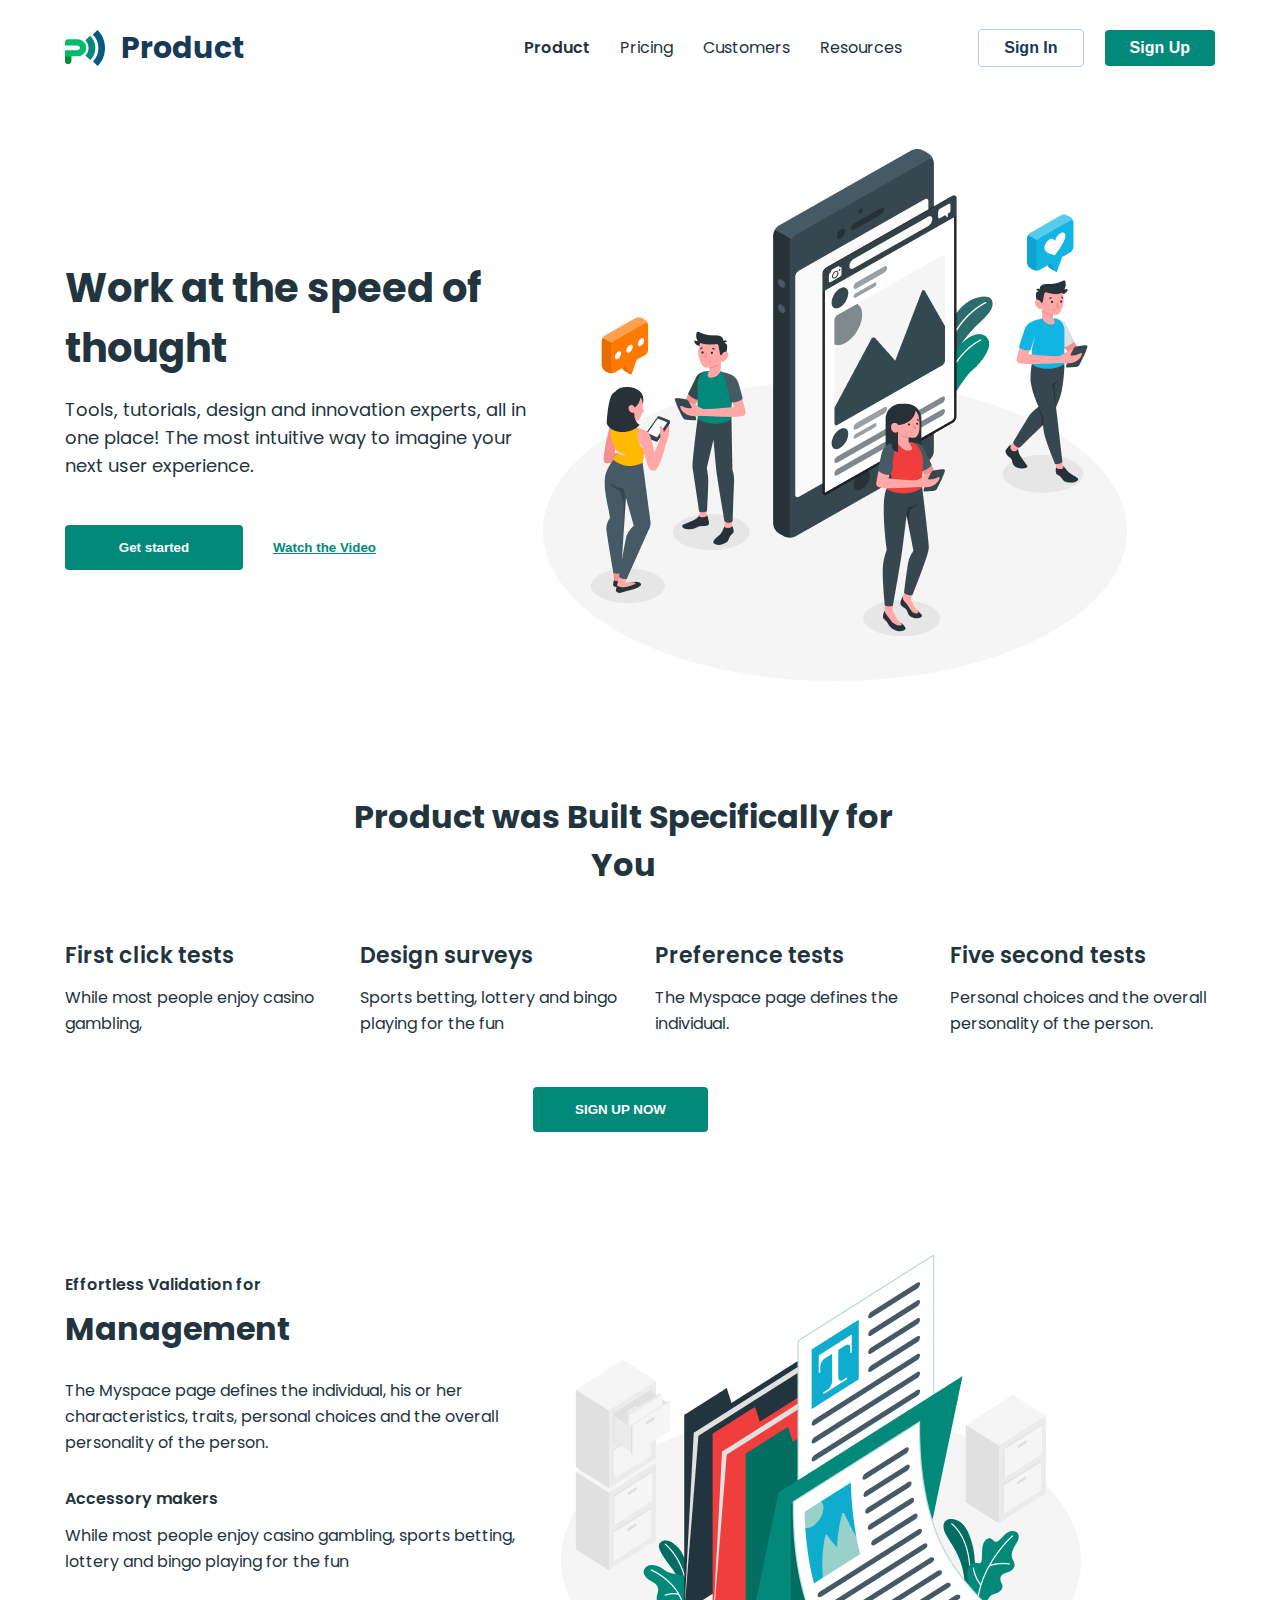
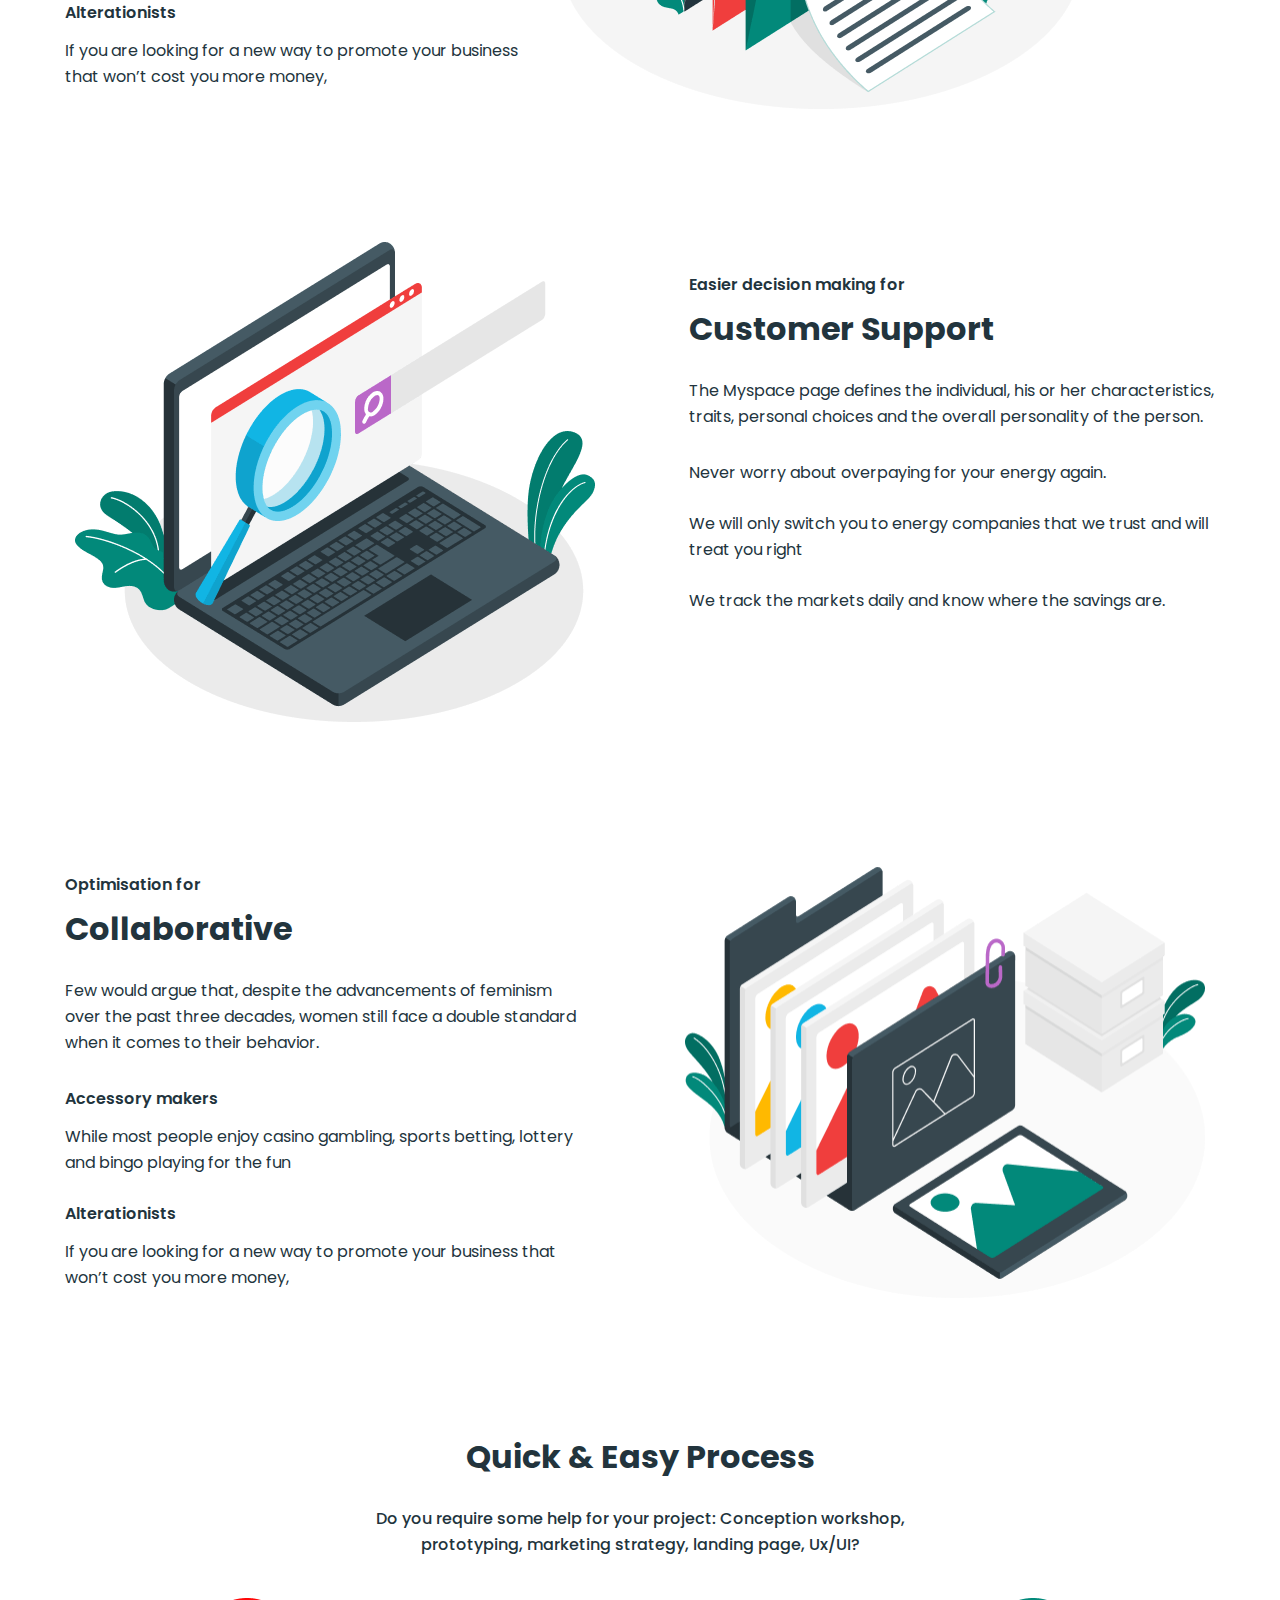
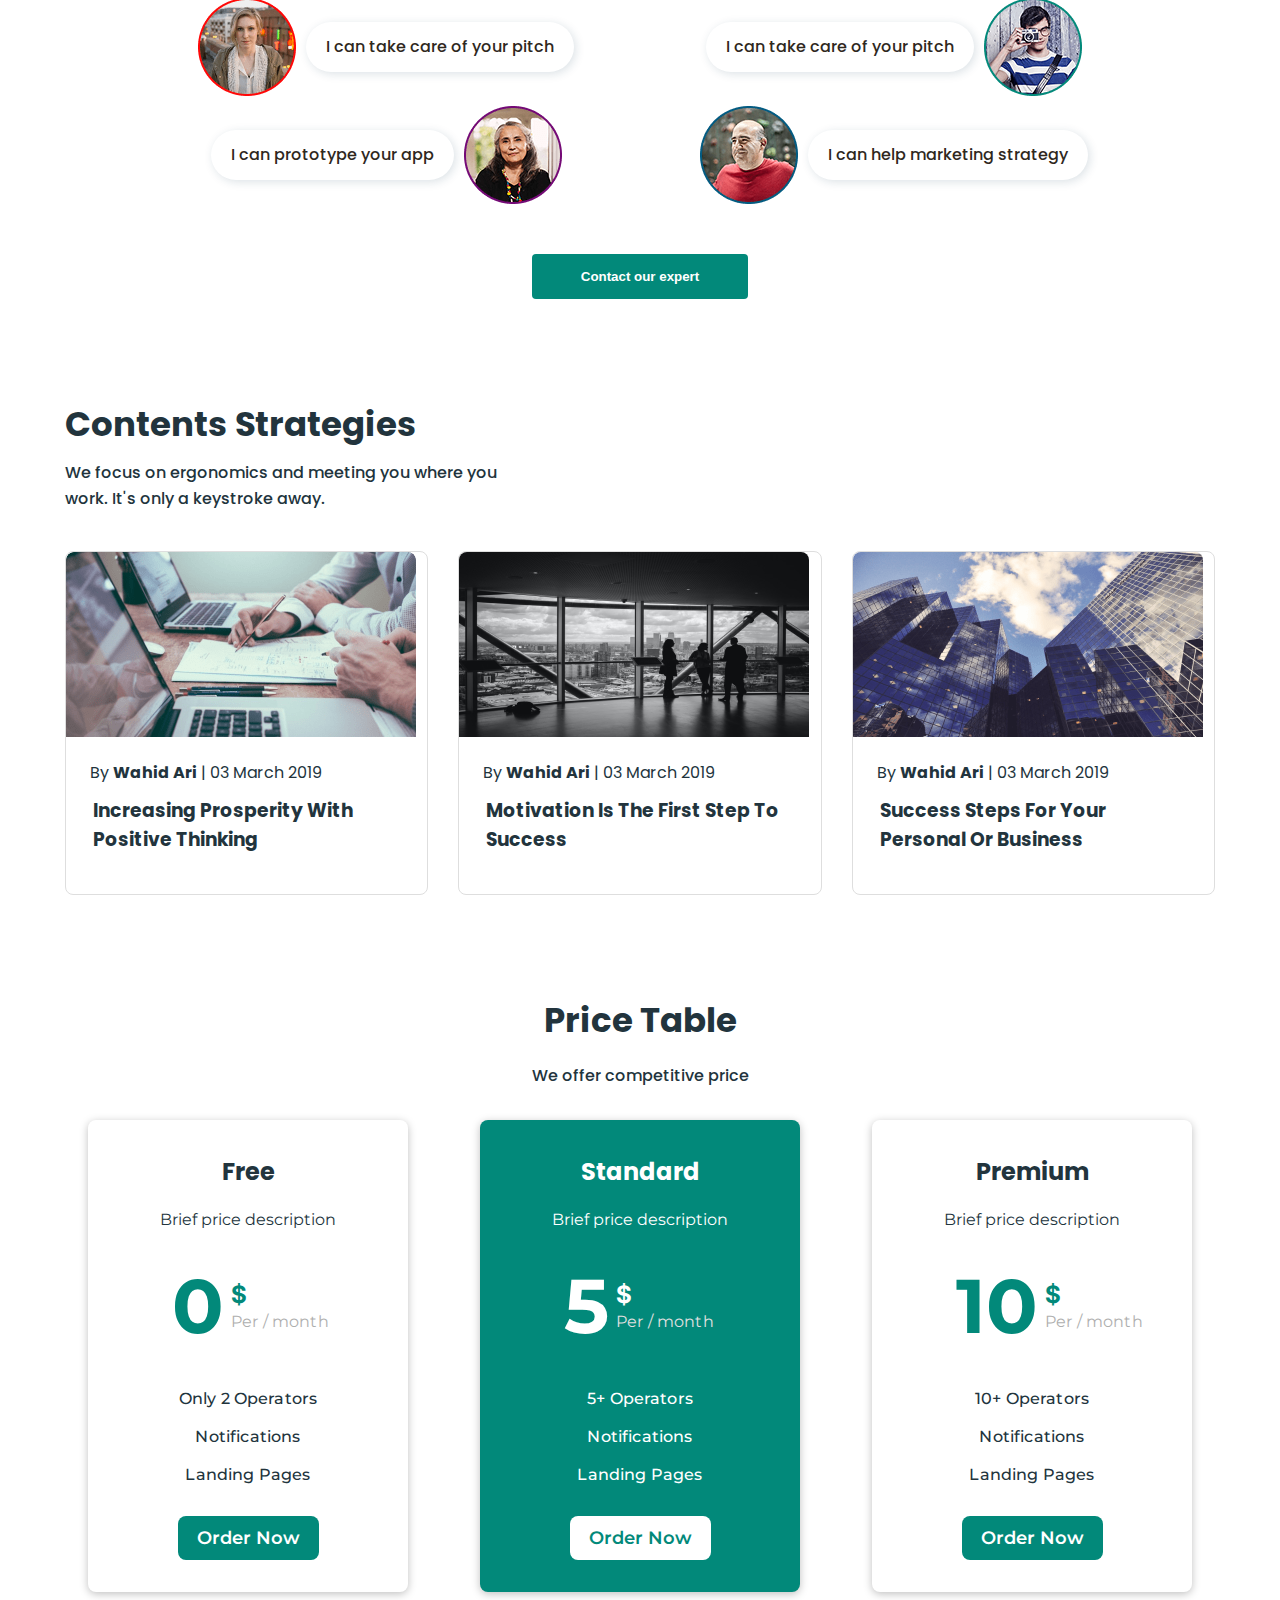
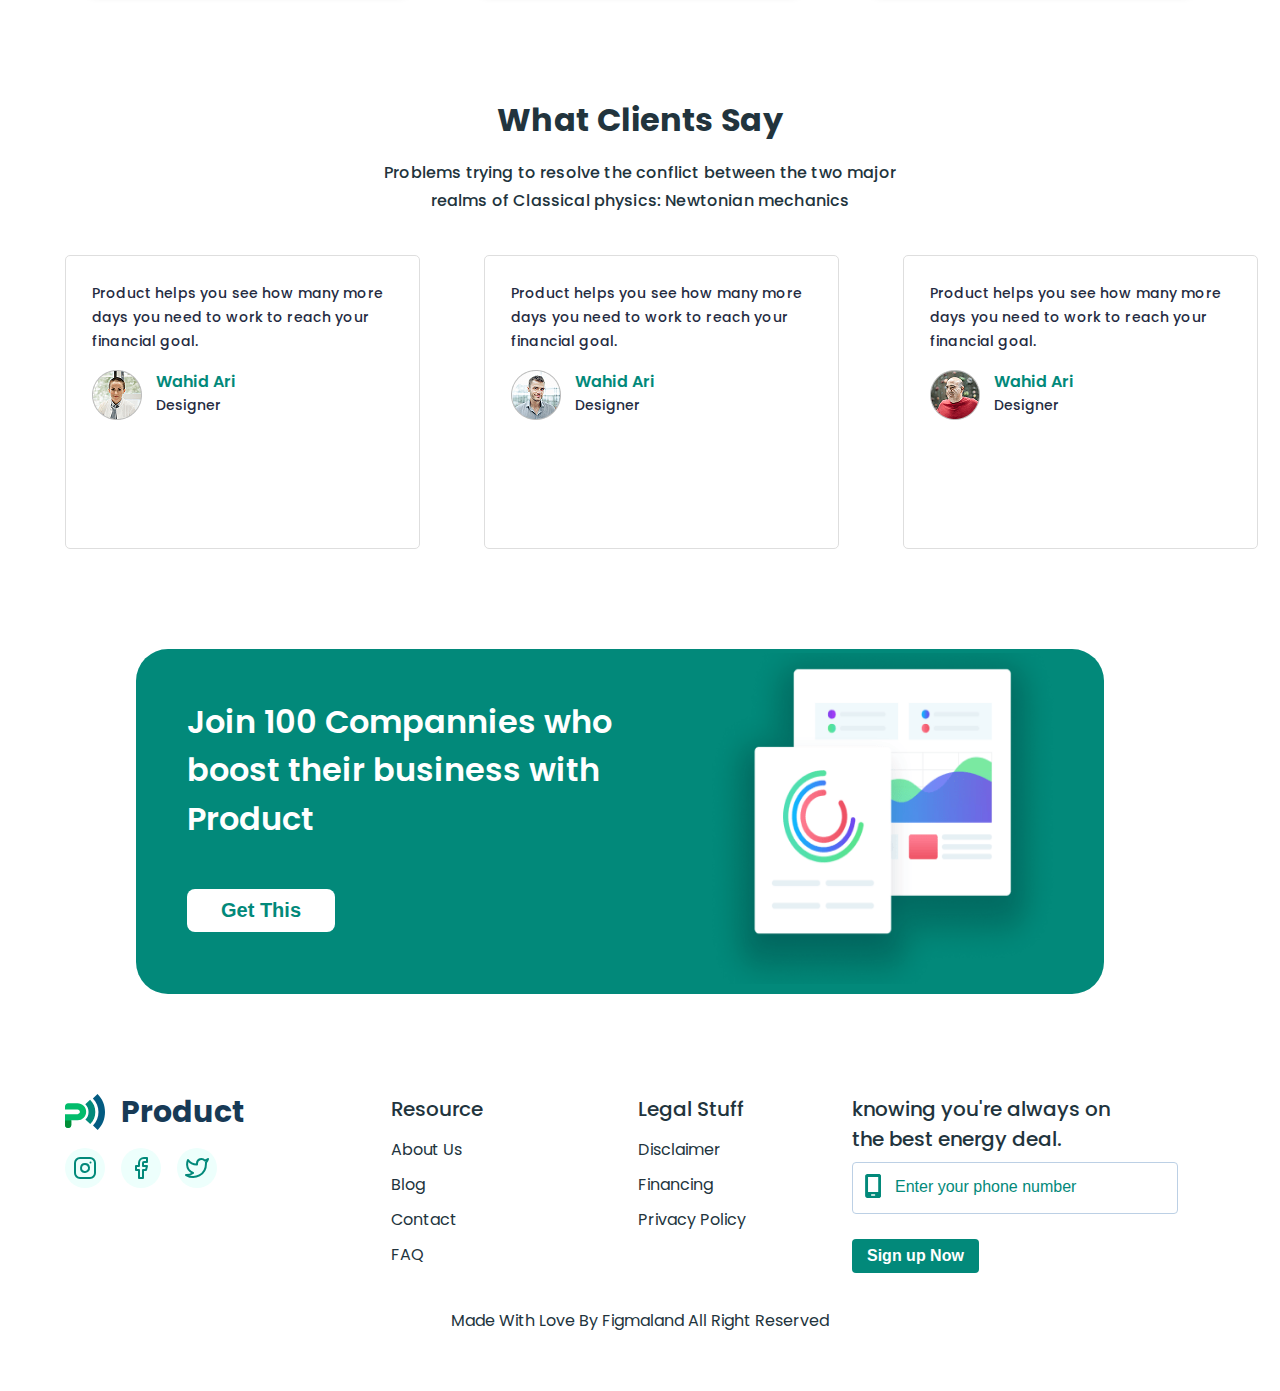
<file: index.html>
<!DOCTYPE html>
<html lang="en">

<head>
    <meta charset="UTF-8">
    <meta name="viewport" content="width=device-width, initial-scale=1.0">
    <title>Document</title>
    <link rel="preconnect" href="https://fonts.googleapis.com">
    <link rel="preconnect" href="https://fonts.gstatic.com" crossorigin>
    <link
        href="https://fonts.googleapis.com/css2?family=Inter:wght@500;700&family=Montserrat:wght@400;500;600;700&family=Poppins:wght@400;500;600;700;800&display=swap"
        rel="stylesheet">
    <link rel="stylesheet" href="https://cdnjs.cloudflare.com/ajax/libs/modern-normalize/3.0.1/modern-normalize.min.css"
        integrity="sha512-q6WgHqiHlKyOqslT/lgBgodhd03Wp4BEqKeW6nNtlOY4quzyG3VoQKFrieaCeSnuVseNKRGpGeDU3qPmabCANg=="
        crossorigin="anonymous" referrerpolicy="no-referrer" />
    <link rel="stylesheet" href="./css/styles.css" />

</head>

<body>
    <header class="page-header">
        <div class="container header-container">
            <nav class="header-nav">
                <a class="logo header-logo" href="./index.html">
                    <img src="./images/logo.svg" alt="logo" width="40" />Product</a>
                <ul class="header-nav-list">
                    <li class="header-nav-item"><a class="header-nav-link current" href="./index.html">Product</a></li>
                    <li class="header-nav-item"><a class="header-nav-link" href="./prising.html">Pricing</a></li>
                    <li class="header-nav-item"><a class="header-nav-link" href="./customers.html">Customers</a></li>
                    <li class="header-nav-item"><a class="header-nav-link" href="">Resources</a></li>
                </ul>
            </nav>
            <ul class="header-auth-list">
                <li class="header-auth-item"><button type="button" class="secondary-btn header-auth-btn">Sign
                        In</button></li>
                <li class="header-auth-item"><button type="button" class="main-btn header-auth-btn">Sign Up</button>
                </li>
            </ul>
        </div>
    </header>
    <main>
        <section class="section hero">
            <div class="container hero-container">
                <div class="hero-box-content">
                    <h1 class="hero-title">Work at the speed of thought</h1>
                    <p class="hero-text">
                        Tools, tutorials, design and innovation experts, all in one place! The most intuitive way to
                        imagine
                        your next user experience.
                    </p>
                    <ul class="hero-list">
                        <li class="hero-item"><button type="button" class="hero-btn started">Get started</button></li>
                        <li class="hero-item"><button type="button" class="hero-btn video">Watch the Video</button></li>
                    </ul>
                </div>
                <img class="hero-img" src="./images/hero-img.png" alt="people" width="610" />
            </div>
        </section>
        <section class="section product">
            <div class="container product-container">
                <h2 class="product-title">Product was Built Specifically for You</h2>
                <ul class="product-list">
                    <li class="product-item">
                        <h3 class="product-subtitle">First click tests</h3>
                        <p class="product-text">While most people enjoy casino gambling,</p>
                    </li>
                    <li class="product-item">
                        <h3 class="product-subtitle">Design surveys</h3>
                        <p class="product-text">Sports betting, lottery and bingo playing for the fun</p>
                    </li>
                    <li class="product-item">
                        <h3 class="product-subtitle">Preference tests</h3>
                        <p class="product-text">The Myspace page defines the individual.</p>
                    </li>
                    <li class="product-item">
                        <h3 class="product-subtitle">Five second tests</h3>
                        <p class="product-text">Personal choices and the overall personality of the person.</p>
                    </li>
                </ul>
                <button type="button" class="product-btn">SIGN UP NOW</button>
            </div>
        </section>
        <section class="section management">
            <div class="container management-container">
                <div class="management-box">
                    <p class="management-text-title">Effortless Validation for</p>
                    <h2 class="management-title">Management</h2>
                    <p class="management-text">The Myspace page defines the individual, his or her characteristics,
                        traits,
                        personal choices and the
                        overall
                        personality of the person.</p>
                    <ul class="management-list">
                        <li class="management-item">
                            <h3 class="management-subtitle">Accessory makers</h3>
                            <p class="management-item-text">While most people enjoy casino gambling, sports betting,
                                lottery
                                and bingo playing for the
                                fun
                            </p>
                        </li>
                        <li class="management-item">
                            <h3 class="management-subtitle">Alterationists</h3>
                            <p class="management-item-text">If you are looking for a new way to promote your business
                                that
                                won’t cost you more money,</p>
                        </li>
                    </ul>
                </div>
                <img class="management-img" src="./images/management-img.png" alt="document" width="540" />
            </div>
        </section>
        <section class="section support">
            <div class="container support-container">
                <img class="support-img" src="./images/support-img.png" alt="laptop" width="540">
                <div class="support-box">
                    <p class="support-text-title">Easier decision making for</p>
                    <h2 class="support-title">Customer Support</h2>
                    <p class="support-text">The Myspace page defines the individual, his or her characteristics, traits,
                        personal choices and the
                        overall
                        personality of the person.</p>
                    <ul class="support-list">
                        <li class="support-item">
                            <p class="support-item-text">Never worry about overpaying for your energy again.</p>
                        </li>
                        <li class="support-item">
                            <p class="support-item-text">We will only switch you to energy companies that we trust and
                                will
                                treat you right</p>
                        </li>
                        <li class="support-item">
                            <p class="support-item-text">We track the markets daily and know where the savings are.</p>
                        </li>
                    </ul>
                </div>
            </div>
        </section>
        <section class="section collaborative">
            <div class="container collaborative-container">
                <div class="collaborative-box">
                    <p class="collaborative-text-title">Optimisation for</p>
                    <h2 class="collaborative-title"> Collaborative</h2>
                    <p class="collaborative-text">Few would argue that, despite the advancements of feminism over the
                        past
                        three decades, women still
                        face
                        a double
                        standard when it comes to their behavior.</p>
                    <ul class="collaborative-list">
                        <li class="collaborative-item">
                            <h3 class="collaborative-subtitle">Accessory makers</h3>
                            <p class="collaborative-item-text">While most people enjoy casino gambling, sports betting,
                                lottery and bingo playing for the
                                fun
                            </p>
                        </li>
                        <li class="collaborative-item">
                            <h3 class="collaborative-subtitle">Alterationists</h3>
                            <p class="collaborative-item-text">If you are looking for a new way to promote your business
                                that won’t cost you more money,</p>
                        </li>
                    </ul>
                </div>
                <img class="collaborative-img" src="./images/collaboration-img.png" alt="file" width="540" />
            </div>
        </section>
        <section class="section staff">
            <div class="container staff-container">
                <div class="staff-box">
                    <h2 class="staff-title">Quick & Easy Process</h2>
                    <p class="staff-text">Do you require some help for your project: Conception workshop,
                        prototyping, marketing strategy, landing page, Ux/UI?
                    </p>
                    <ul class="staff-list">
                        <li class="staff-item">
                            <img class="staff-item-img" src="./images/avatar-1.png" alt="icon" width="98">
                            <p class="staff-item-text">I can take care of your pitch</p>
                        </li>
                        <li class="staff-item">
                            <p class="staff-item-text">I can take care of your pitch</p>
                            <img class="staff-item-img" src="./images/avatar-2.png" alt="icon" width="98">
                        </li>
                        <li class="staff-item">
                            <p class="staff-item-text">I can prototype your app</p>
                            <img class="staff-item-img" src="./images/avatar-4.png" alt="icon" width="98">
                        </li>
                        <li class="staff-item">
                            <img class="staff-item-img" src="./images/avatar-3.png" alt="icon" width="98">
                            <p class="staff-item-text">I can help marketing strategy</p>
                        </li>
                    </ul>
                    <button type="button" class="staff-button">Contact our expert</button>
                </div>
            </div>
        </section>
        <section class="section contents">
            <div class="container contents-container">
                <h2 class="contents-title">Contents Strategies</h2>
                <p class="contents-subtitle">We focus on ergonomics and meeting you where you work. It's only a
                    keystroke
                    away.</p>
                <ul class="contents-list">
                    <li class="contents-item">
                        <a class="contents-link" href="">
                            <img class="content-img" src="./images/image-bg.png" alt="hend" width="350">
                            <div class="contents-content">
                                <p class="contents-card-title">By <span class="wahid-ari">Wahid Ari</span> | 03 March
                                    2019</p>
                                <h3 class="contents-card-text">Increasing Prosperity With Positive Thinking</h3>
                            </div>
                        </a>
                    </li>
                    <li class="contents-item">
                        <a class="contents-link" href="">
                            <img class="content-img" src="./images/Bitmap.png" alt="people" width="350">
                            <div class="contents-content">
                                <p class="contents-card-title">By <span class="wahid-ari">Wahid Ari</span> | 03 March
                                    2019</p>
                                <h3 class="contents-card-text">Motivation Is The First Step To Success</h3>
                            </div>
                        </a>
                    </li>
                    <li class="contents-item">
                        <a class="contents-link" href="">
                            <img class="content-img" src="./images/Bitmap-1.png" alt="building" width="350">
                            <div class="contents-content">
                                <p class="contents-card-title">By <span class="wahid-ari">Wahid Ari</span> | 03 March
                                    2019</p>
                                <h3 class="contents-card-text">Success Steps For Your Personal Or Business</h3>
                            </div>
                        </a>
                    </li>
                </ul>
            </div>
        </section>
        <section class="section prising">
            <div class="container prising-container">
                <h2 class="prising-title">Price Table</h2>
                <p class="prising-text">We offer competitive price</p>
                <div class="prising-wrapper">
                    <div class="price-box">
                        <h3 class="price-subtitle">Free</h3>
                        <p class="price-text">Brief price description</p>
                        <div class="price-plane">
                            <span class="price-numder">0</span>
                            <div class="price-currency-period">
                                <span class="price-currency">&#36;</span>
                                <span class="price-period">Per / month</span>
                            </div>
                        </div>
                        <ul class="prising-list">
                            <li class="prising-item">Only 2 Operators</li>
                            <li class="prising-item">Notifications</li>
                            <li class="prising-item">Landing Pages</li>
                        </ul>
                        <button class="prising-btn" type="button">Order
                            Now</button>
                    </div>
                    <div class="price-box green">
                        <h3 class="price-subtitle standart">Standard</h3>
                        <p class="price-text standart">Brief price description</p>
                        <div class="price-plane">
                            <span class="price-numder standart">5</span>
                            <div class="price-currency-period">
                                <span class="price-currency standart">&#36;</span>
                                <span class="price-period standart">Per / month</span>
                            </div>
                        </div>
                        <ul class="prising-list standart">
                            <li class="prising-item standart">5+ Operators</li>
                            <li class="prising-item standart">Notifications</li>
                            <li class="prising-item standart">Landing Pages</li>
                        </ul>
                        <button class="prising-btn standart" type="button">Order
                            Now</button>
                    </div>
                    <div class="price-box">
                        <h3 class="price-subtitle">Premium</h3>
                        <p class="price-text">Brief price description</p>
                        <div class="price-plane">
                            <span class="price-numder">10</span>
                            <div class="price-currency-period">
                                <span class="price-currency">&#36;</span>
                                <span class="price-period">Per / month</span>
                            </div>
                        </div>

                        <ul class="prising-list">
                            <li class="prising-item">10+ Operators</li>
                            <li class="prising-item">Notifications</li>
                            <li class="prising-item">Landing Pages</li>
                        </ul>
                        <button class="prising-btn" type="button">Order
                            Now</button>
                    </div>
                </div>
            </div>
        </section>
        <section class="section feedbaack">
            <div class="container feedbaack-container">
                <h2 class="feedbaack-title">What Clients Say</h2>
                <p class="feedbaack-text">
                    Problems trying to resolve the conflict between
                    the two major realms of Classical physics: Newtonian mechanics
                </p>
                <div class="feedbaack-wrapper">
                    <ul class="feedbaack-list">
                        <li class="feedbaack-item">
                            <p class="feedbaack-item-text">
                                Product helps you see how many
                                more days you need to work to
                                reach your financial goal.
                            </p>
                            <div class="feedbaack-box">
                                <img class="feedbaack-item-img" src="./images/Ellipse-2-1.png" alt="icon" width="50">
                                <div class="feedbaack-box-text">
                                    <h3 class="feedbaack-item-subtitle">Wahid Ari</h3>
                                    <p class="feedbaack-item-text">Designer</p>
                                </div>
                            </div>
                        </li>
                    </ul>
                    <ul class="feedbaack-list">
                        <li class="feedbaack-item">
                            <p class="feedbaack-item-text">Product helps you see how many
                                more days you need to work to
                                reach your financial goal.</p>
                            <div class="feedbaack-box">
                                <img class="feedbaack-item-img" src="./images/Ellipse-2-2.png" alt="icon" width="50">
                                <div class="feedbaack-box-text">
                                    <h3 class="feedbaack-item-subtitle">Wahid Ari</h3>
                                    <p class="feedbaack-item-text">Designer</p>
                                </div>
                            </div>
                        </li>
                    </ul>
                    <ul class="feedbaack-list">
                        <li class="feedbaack-item">
                            <p class="feedbaack-item-text">Product helps you see how many
                                more days you need to work to
                                reach your financial goal.</p>
                            <div class="feedbaack-box">
                                <img class="feedbaack-item-img" src="./images/Ellipse-2-3.png" alt="icon" width="50">
                                <div class="feedbaack-box-text">
                                    <h3 class="feedbaack-item-subtitle">Wahid Ari</h3>
                                    <p class="feedbaack-item-text">Designer</p>
                                </div>
                            </div>
                        </li>
                    </ul>
                </div>
            </div>
        </section>
        <section class="section promo">
            <div class="container promo-container">
                <div class="promo-box">
                    <div class="">
                        <h2 class="promo-title">Join 100 Compannies who boost their business with Product</h2>
                        <button type="button" class="promo-btn">Get This</button>
                    </div>
                    <img class="promo-img" src="./images/screen.png" alt="page" width="350" />
                </div>
            </div>
        </section>
    </main>
    <footer class="footer">
        <div class="container footer-container">
            <div class="footer-wrapper">
                <div class="footer-media-box">
                    <a class="logo footer-logo" href="./index.html"><img src="./images/logo.svg" alt="logo"
                            width="40" />Product</a>
                    <ul class="footer-list-media">
                        <li class="footer-item-media">
                            <a class="footer-link-media" href="">
                                <svg class="footer-icon-media" width="24" height="24">
                                    <use href="./images/icon-sprite.svg#icon-instagram"></use>
                                </svg>
                            </a>
                        </li>
                        <li class="footer-item-media">
                            <a class="footer-link-media" href="">
                                <svg class="footer-icon-media" width="13" height="22">
                                    <use href="./images/icon-sprite.svg#icon-facebook"></use>
                                </svg>
                            </a>
                        </li>
                        <li class="footer-item-media">
                            <a class="footer-link-media" href="">
                                <svg class="footer-icon-media" width="24" height="24">
                                    <use href="./images/icon-sprite.svg#icon-twitter"></use>
                                </svg>
                            </a>
                        </li>
                    </ul>
                </div>
                <div class="footer-resouse-box">
                    <p class="footer-title-text">Resource</p>
                    <ul>
                        <li><a class="footer-item-link" href="">About Us</a></li>
                        <li><a class="footer-item-link" href="">Blog</a></li>
                        <li><a class="footer-item-link" href="">Contact</a></li>
                        <li><a class="footer-item-link" href="">FAQ</a></li>
                    </ul>
                </div>
                <div class="footer-legal-box">
                    <p class="footer-title-text">Legal Stuff</p>
                    <ul>
                        <li><a class="footer-item-link" href="">Disclaimer</a></li>
                        <li><a class="footer-item-link" href="">Financing</a></li>
                        <li><a class="footer-item-link" href="">Privacy Policy</a></li>
                    </ul>
                </div>
                <div class="footer-sing-box">
                    <p class="footer-title-text sing-title">
                        knowing you're always on the best energy deal.
                    </p>
                    <form class="form-sing" name="form-sing" autocomplete="on" novalidate>
                        <label class="label-sing" for="user-tel"></label>
                        <div class="sing-box input-icon">
                            <input class="input-sing" type="tel" id="user-tel" name="user-tel"
                                placeholder="Enter your phone number">
                            <svg class="icon-sing" width="16" height="24">
                                <use href="./images/icon-sprite.svg#icon-tel"></use>
                            </svg>
                        </div>
                    </form>
                    <button type="button" class="footer-sing-btm">Sign up Now</button>
                </div>
            </div>
            <p class="footer-down-text">
                Made With Love By Figmaland All Right Reserved
            </p>
        </div>
    </footer>

</body>

</html>
</file>
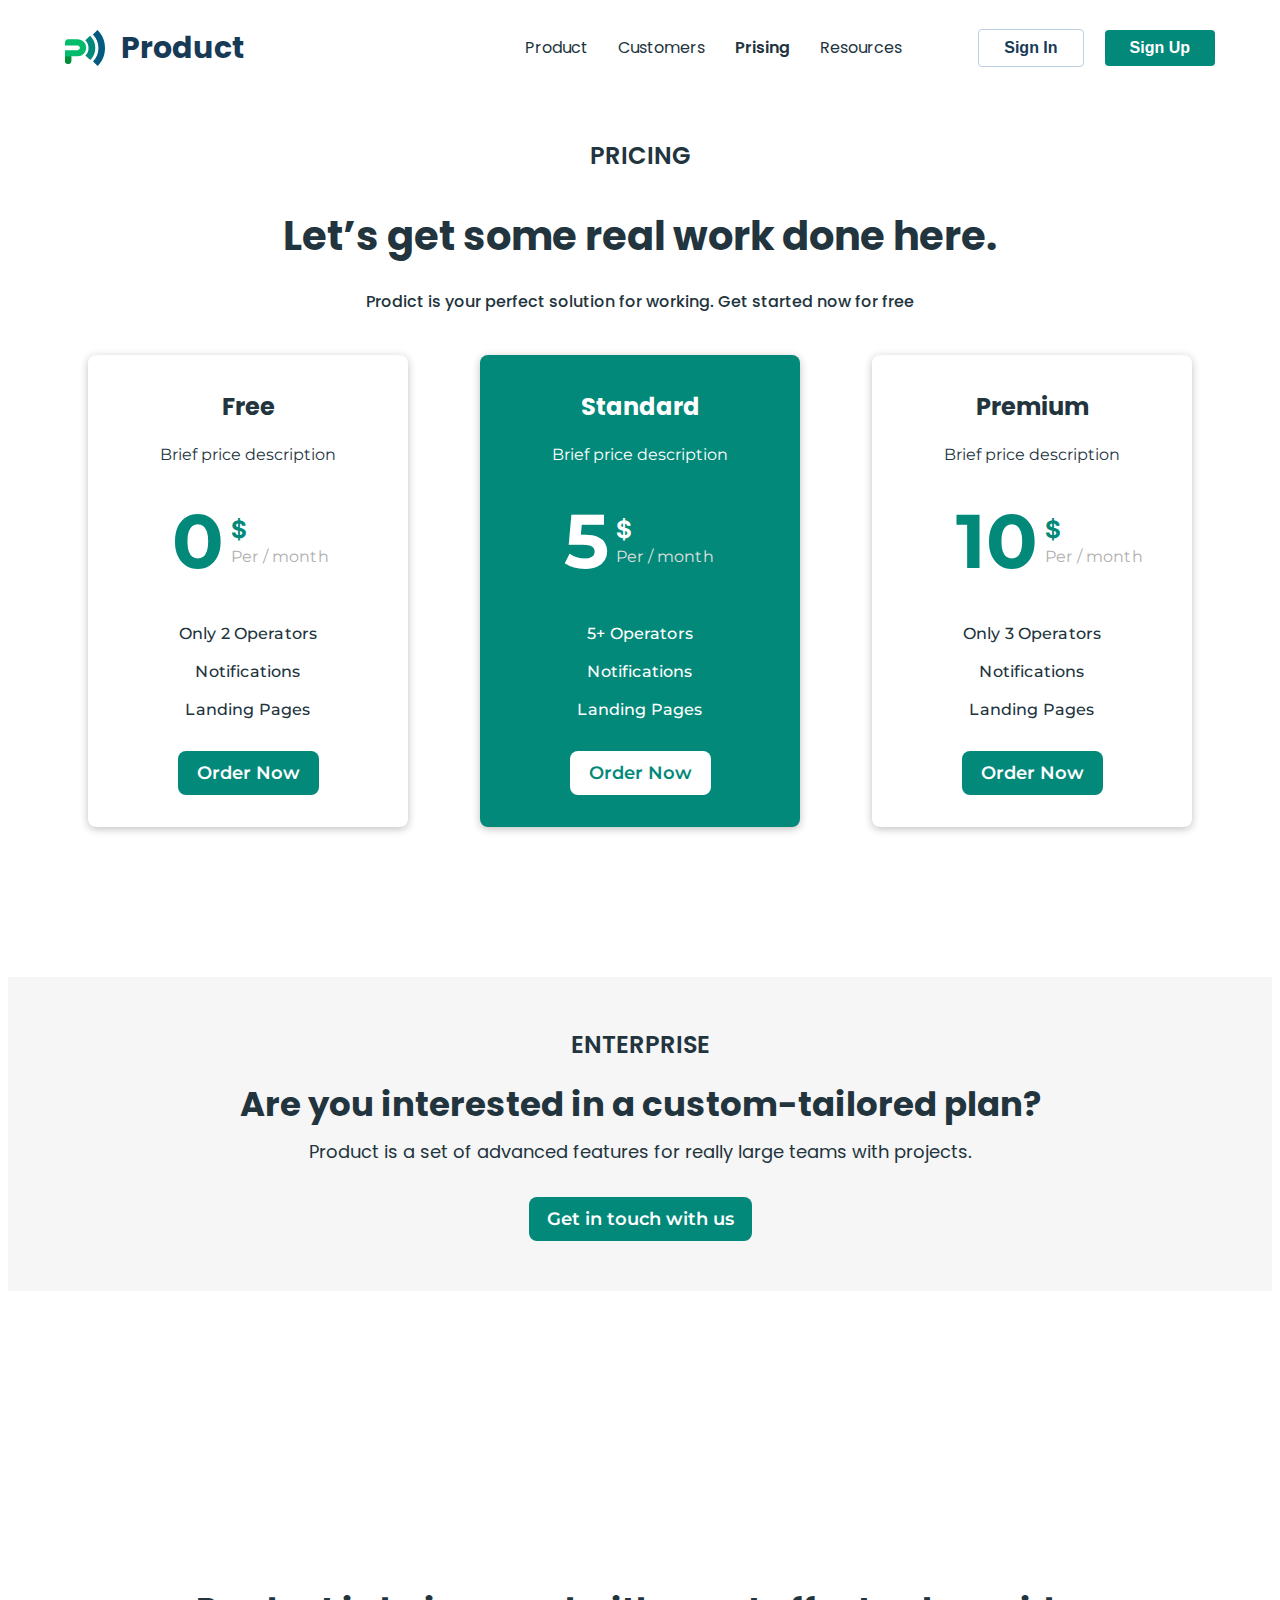
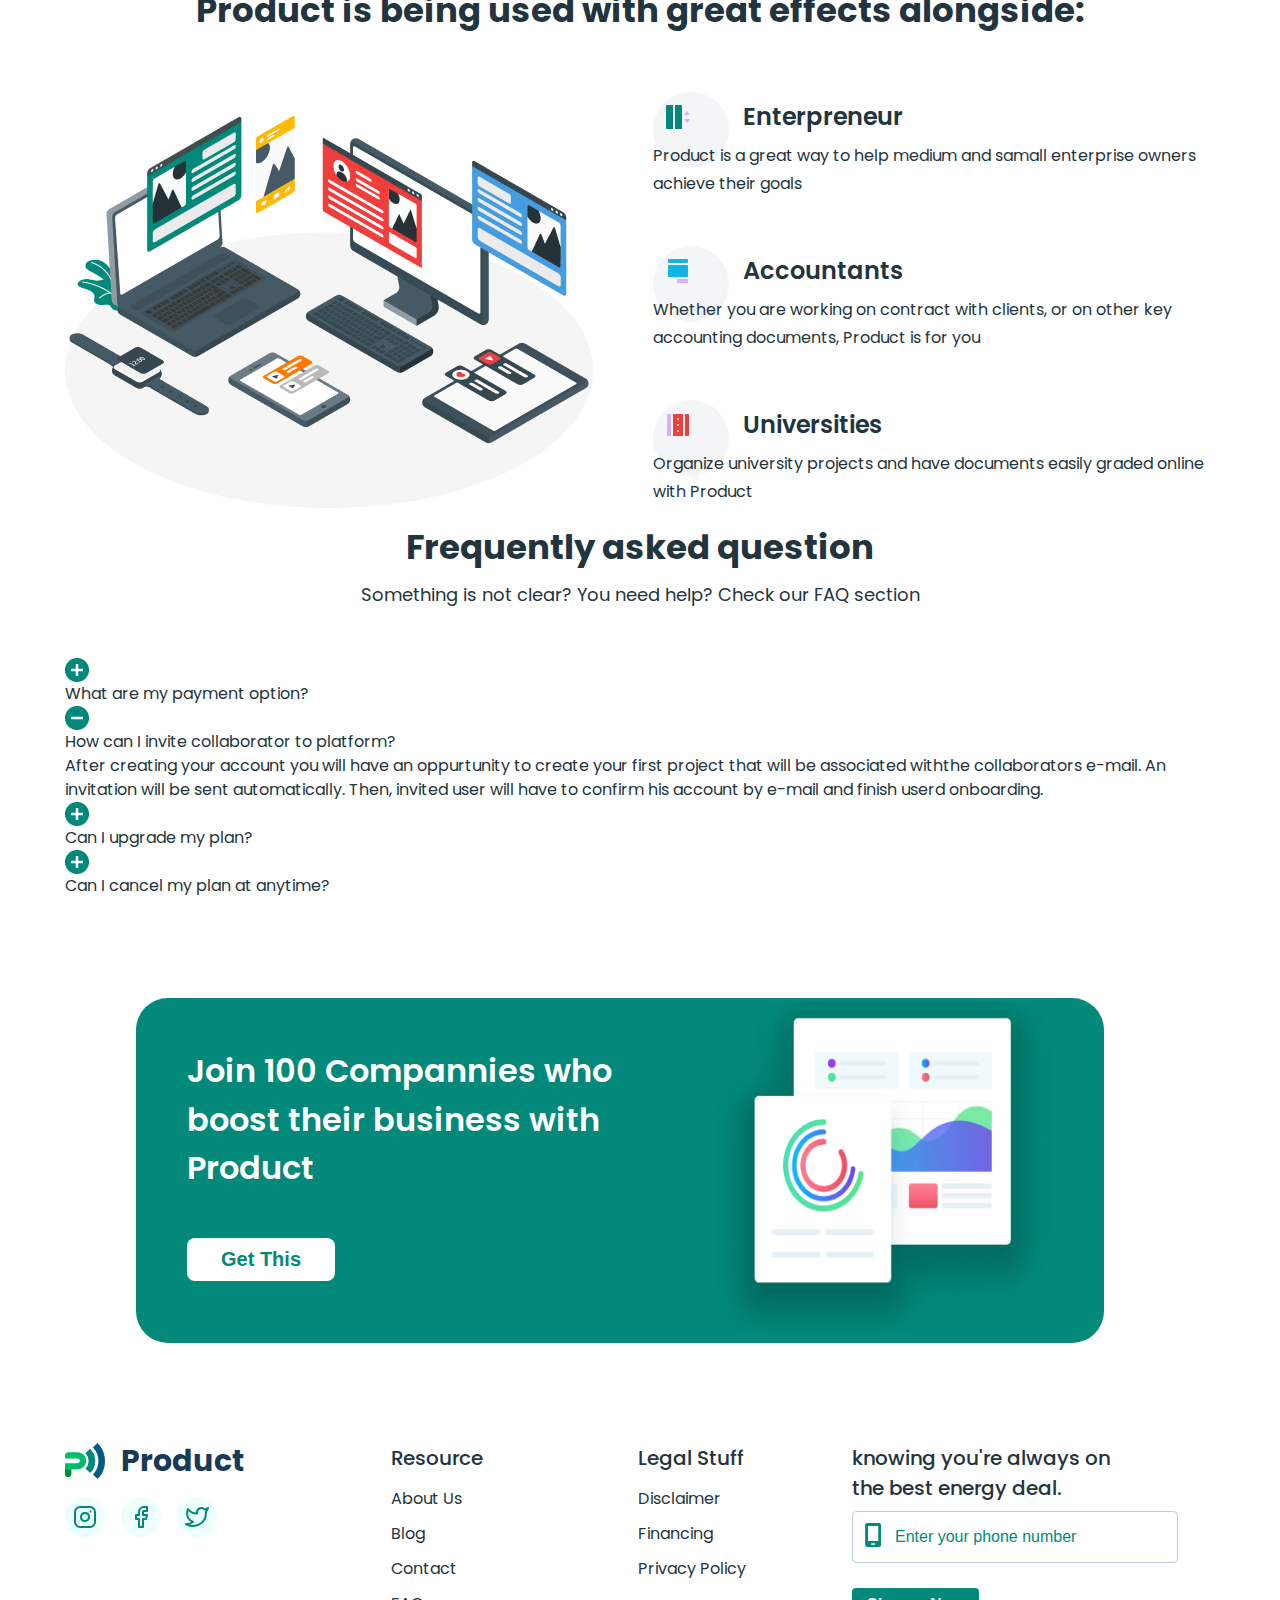
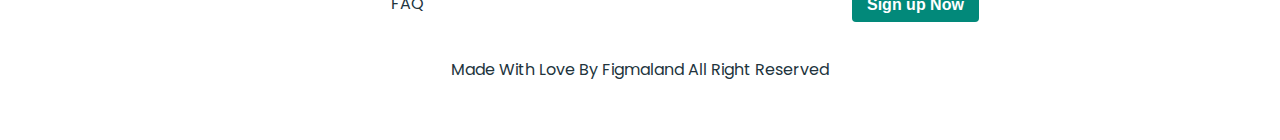
<file: customers.html>
<!DOCTYPE html>
<html lang="en">

<head>
    <meta charset="UTF-8">
    <meta name="viewport" content="width=device-width, initial-scale=1.0">
    <title>Document</title>
    <link rel="preconnect" href="https://fonts.googleapis.com">
    <link rel="preconnect" href="https://fonts.gstatic.com" crossorigin>
    <link
        href="https://fonts.googleapis.com/css2?family=Inter:wght@500;700&family=Montserrat:wght@400;500;600;700&family=Poppins:wght@400;500;600;700;800&display=swap"
        rel="stylesheet">
    <link rel="stylesheet" href="https://cdnjs.cloudflare.com/ajax/libs/modern-normalize/3.0.1/modern-normalize.min.css"
        integrity="sha512-q6WgHqiHlKyOqslT/lgBgodhd03Wp4BEqKeW6nNtlOY4quzyG3VoQKFrieaCeSnuVseNKRGpGeDU3qPmabCANg=="
        crossorigin="anonymous" referrerpolicy="no-referrer" />
    <link rel="stylesheet" href="./css/styles.css" />

</head>

<body>
    <header class="page-header">
        <div class="container header-container">
            <nav class="header-nav">
                <a class="logo header-logo" href="./index.html">
                    <img src="./images/logo.svg" alt="logo" width="40" />Product</a>
                <ul class="header-nav-list">
                    <li class="header-nav-item"><a class="header-nav-link" href="./index.html">Product</a></li>
                    <li class="header-nav-item"><a class="header-nav-link" href="./prising.html">Customers</a></li>
                    <li class="header-nav-item"><a class="header-nav-link current" href="./customers.html">Prising</a>
                    </li>
                    <li class="header-nav-item"><a class="header-nav-link" href="">Resources</a></li>
                </ul>
            </nav>
            <ul class="header-auth-list">
                <li class="header-auth-item"><button type="button" class="secondary-btn header-auth-btn">Sign
                        In</button></li>
                <li class="header-auth-item"><button type="button" class="main-btn header-auth-btn">Sign Up</button>
                </li>
            </ul>
        </div>
    </header>

    <main>
        <section class="section prising">
            <div class="container prising-container">
                <span class="presing-span customers">PRICING</span>
                <h2 class="prising-title customers">Let’s get some real work done here.</h2>
                <p class="prising-text customers">Prodict is your perfect solution for working. Get started now for free
                </p>
                <div class="prising-wrapper customers">
                    <div class="price-box">
                        <h3 class="price-subtitle">Free</h3>
                        <p class="price-text">Brief price description</p>
                        <div class="price-plane">
                            <span class="price-numder">0</span>
                            <div class="price-currency-period">
                                <span class="price-currency">&#36;</span>
                                <span class="price-period">Per / month</span>
                            </div>
                        </div>
                        <ul class="prising-list">
                            <li class="prising-item">Only 2 Operators</li>
                            <li class="prising-item">Notifications</li>
                            <li class="prising-item">Landing Pages</li>
                        </ul>
                        <button class="prising-btn" type="button">Order
                            Now</button>
                    </div>
                    <div class="price-box green">
                        <h3 class="price-subtitle standart">Standard</h3>
                        <p class="price-text standart">Brief price description</p>
                        <div class="price-plane">
                            <span class="price-numder standart">5</span>
                            <div class="price-currency-period">
                                <span class="price-currency standart">&#36;</span>
                                <span class="price-period standart">Per / month</span>
                            </div>
                        </div>
                        <ul class="prising-list standart">
                            <li class="prising-item standart">5+ Operators</li>
                            <li class="prising-item standart">Notifications</li>
                            <li class="prising-item standart">Landing Pages</li>
                        </ul>
                        <button class="prising-btn standart" type="button">Order
                            Now</button>
                    </div>
                    <div class="price-box">
                        <h3 class="price-subtitle">Premium</h3>
                        <p class="price-text">Brief price description</p>
                        <div class="price-plane">
                            <span class="price-numder">10</span>
                            <div class="price-currency-period">
                                <span class="price-currency">&#36;</span>
                                <span class="price-period">Per / month</span>
                            </div>
                        </div>

                        <ul class="prising-list">
                            <li class="prising-item">Only 3 Operators</li>
                            <li class="prising-item">Notifications</li>
                            <li class="prising-item">Landing Pages</li>
                        </ul>
                        <button class="prising-btn" type="button">Order
                            Now</button>
                    </div>
                </div>
            </div>
        </section>
        <section class="section enterprise">
            <div class="container enterprise-container">
                <p class="enterprise-title-text">ENTERPRISE</p>
                <h2 class="enterprise-title">Are you interested in a custom-tailored plan?</h2>
                <p class="enterprise-text">Product is a set of advanced features for really large teams with projects.
                </p>
                <button class="enterprise-btn" type="button">Get in touch with us</button>
            </div>
        </section>
        <section class="section combo">
            <div class="container combo-container">
                <h2 class="combo-title">Product is being used with great effects alongside:</h2>
                <div class="combo-wrapper">
                    <img class="combo-img" src="./images/amico.png" alt="electronics" width="528" height="392">
                    <ul class="combo-list">
                        <li class="combo-item">
                            <div class="combo-box icon-subtitle">
                                <div class="combo-box-icon">
                                    <svg class="combo-icon" width="24" height="24">
                                        <use href="./images/icon-sprite.svg#icon-enterpreneur"></use>
                                    </svg>
                                </div>
                                <h3 class="combo-subtitle">Enterpreneur</h3>
                            </div>
                            <p class="combo-text">Product is a great way to help medium and samall enterprise owners
                                achieve
                                their goals</p>
                        </li>
                        <li class="combo-item">
                            <div class="combo-box icon-subtitle">
                                <div class="combo-box-icon">
                                    <svg class="combo-icon" width="20" height="24">
                                        <use href="./images/icon-sprite.svg#icon-accountants"></use>
                                    </svg>
                                </div>
                                <h3 class="combo-subtitle">Accountants</h3>
                            </div>
                            <p class="combo-text">Whether you are working on contract with clients, or on other key
                                accounting documents, Product
                                is for you</p>
                        </li>
                        <li class="combo-item">
                            <div class="combo-box icon-subtitle">
                                <div class="combo-box-icon">
                                    <svg class="combo-icon" width="22" height="22">
                                        <use href="./images/icon-sprite.svg#icon-universities"></use>
                                    </svg>
                                </div>
                                <h3 class="combo-subtitle">Universities</h3>
                            </div>
                            <p class="combo-text">Organize university projects and have documents easily graded online
                                with
                                Product</p>
                        </li>
                    </ul>
                </div>
            </div>
        </section>
        <section class="section faq">
            <div class="container faq-container">
                <h2 class="faq-title">Frequently asked question</h2>
                <p class="faq-text">Something is not clear? You need help? Check our FAQ section</p>
                <ul>
                    <li>
                        <img src="./images/plus_circle.png" alt="plus-icone" width="24">
                        <a href="">What are my payment option?</a>
                    </li>
                    <li>
                        <img src="./images/minus_circle.png" alt="minus-icone" width="24">
                        <a href="">How can I invite collaborator to platform?</a>
                        <p>
                            After creating your account you will have an oppurtunity to create your first project that
                            will
                            be associated withthe
                            collaborators e-mail. An invitation will be sent automatically. Then, invited user will have
                            to
                            confirm his account by
                            e-mail and finish userd onboarding.
                        </p>
                    </li>
                    <li>
                        <img src="./images/plus_circle.png" alt="plus-icone" width="24">
                        <a href="">Can I upgrade my plan?</a>
                    </li>
                    <li>
                        <img src="./images/plus_circle.png" alt="plus-icone" width="24">
                        <a href="">Can I cancel my plan at anytime?</a>
                    </li>
                </ul>
            </div>
        </section>
        <section class="section promo">
            <div class="container promo-container">
                <div class="promo-box">
                    <div class="">
                        <h2 class="promo-title">Join 100 Compannies who boost their business with Product</h2>
                        <button type="button" class="promo-btn">Get This</button>
                    </div>
                    <img class="promo-img" src="./images/screen.png" alt="page" width="350" />
                </div>
            </div>
        </section>
    </main>

    <footer class="footer">
        <div class="container footer-container">
            <div class="footer-wrapper">
                <div class="footer-media-box">
                    <a class="logo footer-logo" href="./index.html"><img src="./images/logo.svg" alt="logo"
                            width="40" />Product</a>
                    <ul class="footer-list-media">
                        <li class="footer-item-media">
                            <a class="footer-link-media" href="">
                                <svg class="footer-icon-media" width="24" height="24">
                                    <use href="./images/icon-sprite.svg#icon-instagram"></use>
                                </svg>
                            </a>
                        </li>
                        <li class="footer-item-media">
                            <a class="footer-link-media" href="">
                                <svg class="footer-icon-media" width="13" height="22">
                                    <use href="./images/icon-sprite.svg#icon-facebook"></use>
                                </svg>
                            </a>
                        </li>
                        <li class="footer-item-media">
                            <a class="footer-link-media" href="">
                                <svg class="footer-icon-media" width="24" height="24">
                                    <use href="./images/icon-sprite.svg#icon-twitter"></use>
                                </svg>
                            </a>
                        </li>
                    </ul>
                </div>
                <div class="footer-resouse-box">
                    <p class="footer-title-text">Resource</p>
                    <ul>
                        <li><a class="footer-item-link" href="">About Us</a></li>
                        <li><a class="footer-item-link" href="">Blog</a></li>
                        <li><a class="footer-item-link" href="">Contact</a></li>
                        <li><a class="footer-item-link" href="">FAQ</a></li>
                    </ul>
                </div>
                <div class="footer-legal-box">
                    <p class="footer-title-text">Legal Stuff</p>
                    <ul>
                        <li><a class="footer-item-link" href="">Disclaimer</a></li>
                        <li><a class="footer-item-link" href="">Financing</a></li>
                        <li><a class="footer-item-link" href="">Privacy Policy</a></li>
                    </ul>
                </div>
                <div class="footer-sing-box">
                    <p class="footer-title-text sing-title">
                        knowing you're always on the best energy deal.
                    </p>
                    <form class="form-sing" name="form-sing" autocomplete="on" novalidate>
                        <label class="label-sing" for="user-tel"></label>
                        <div class="sing-box input-icon">
                            <input class="input-sing" type="tel" id="user-tel" name="user-tel"
                                placeholder="Enter your phone number">
                            <svg class="icon-sing" width="16" height="24">
                                <use href="./images/icon-sprite.svg#icon-tel"></use>
                            </svg>
                        </div>
                    </form>
                    <button type="button" class="footer-sing-btm">Sign up Now</button>
                </div>
            </div>
            <p class="footer-down-text">
                Made With Love By Figmaland All Right Reserved
            </p>
        </div>
    </footer>
</body>
</file>
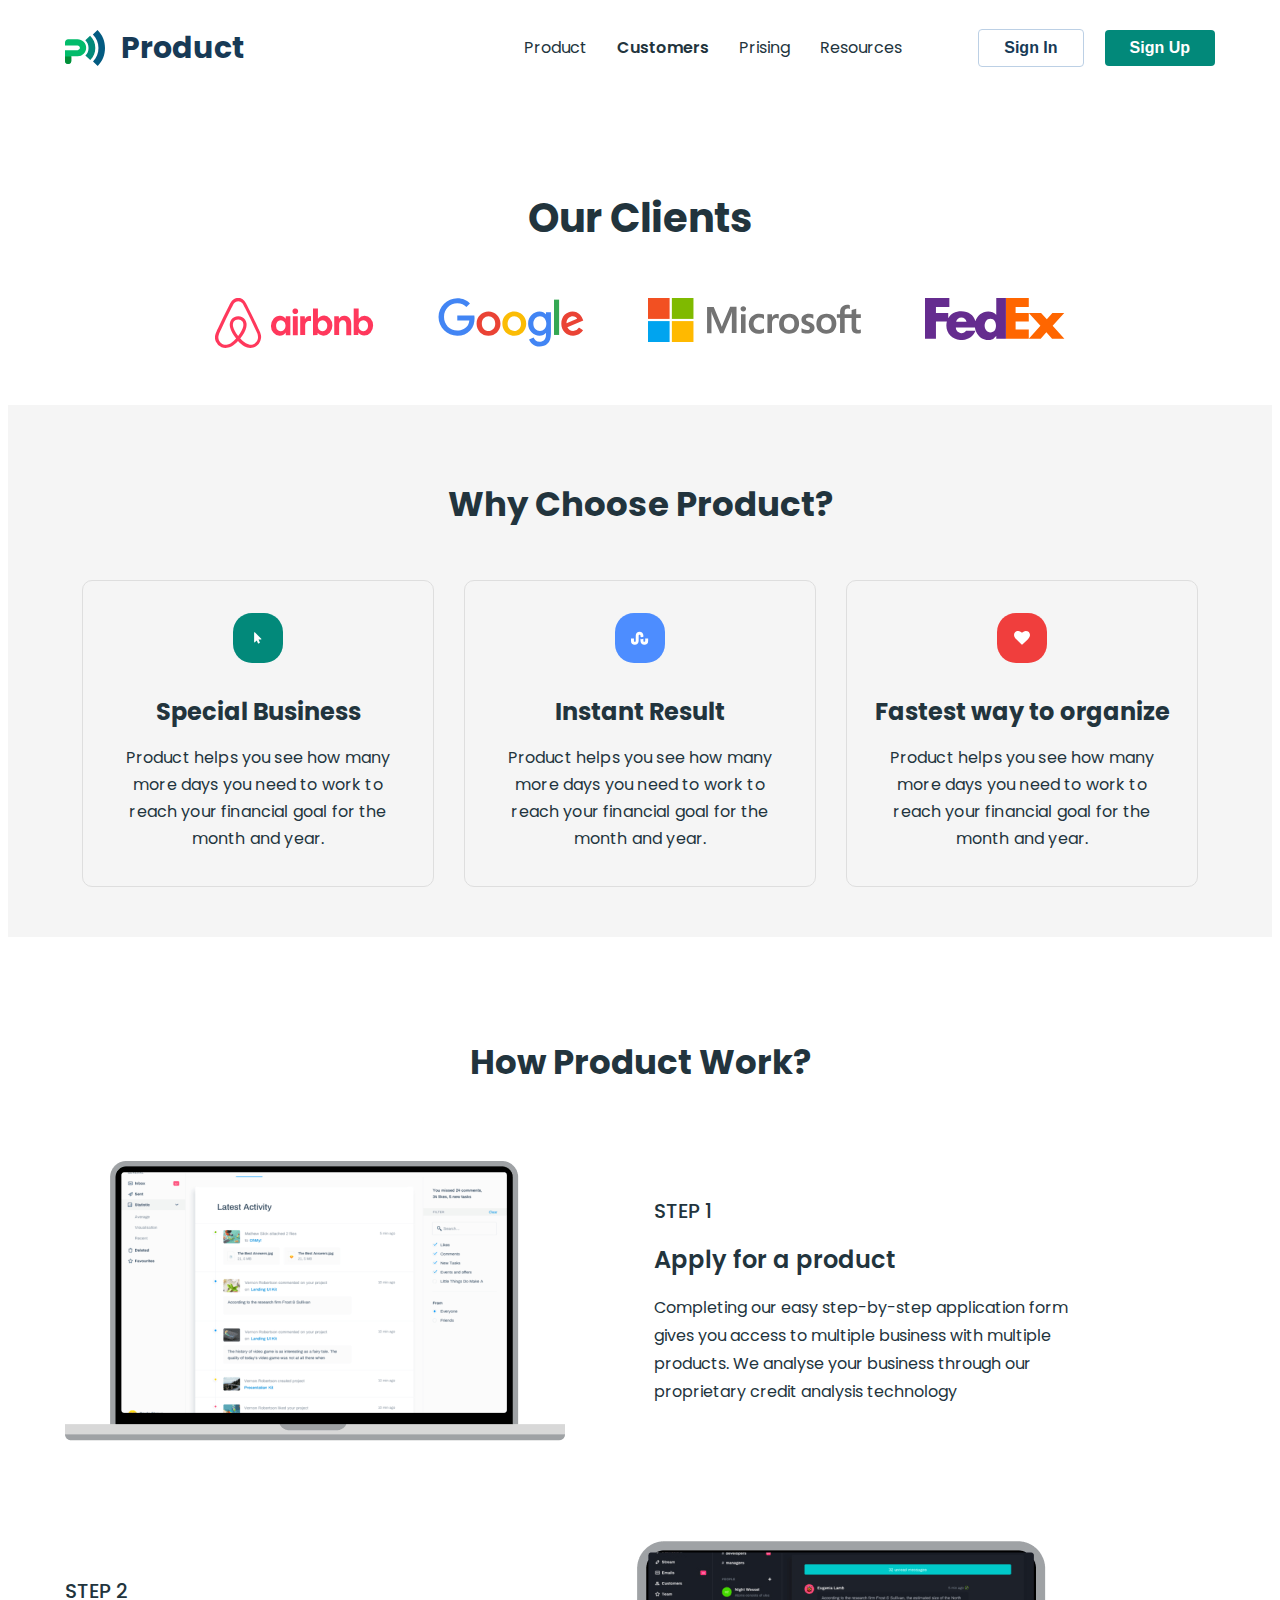
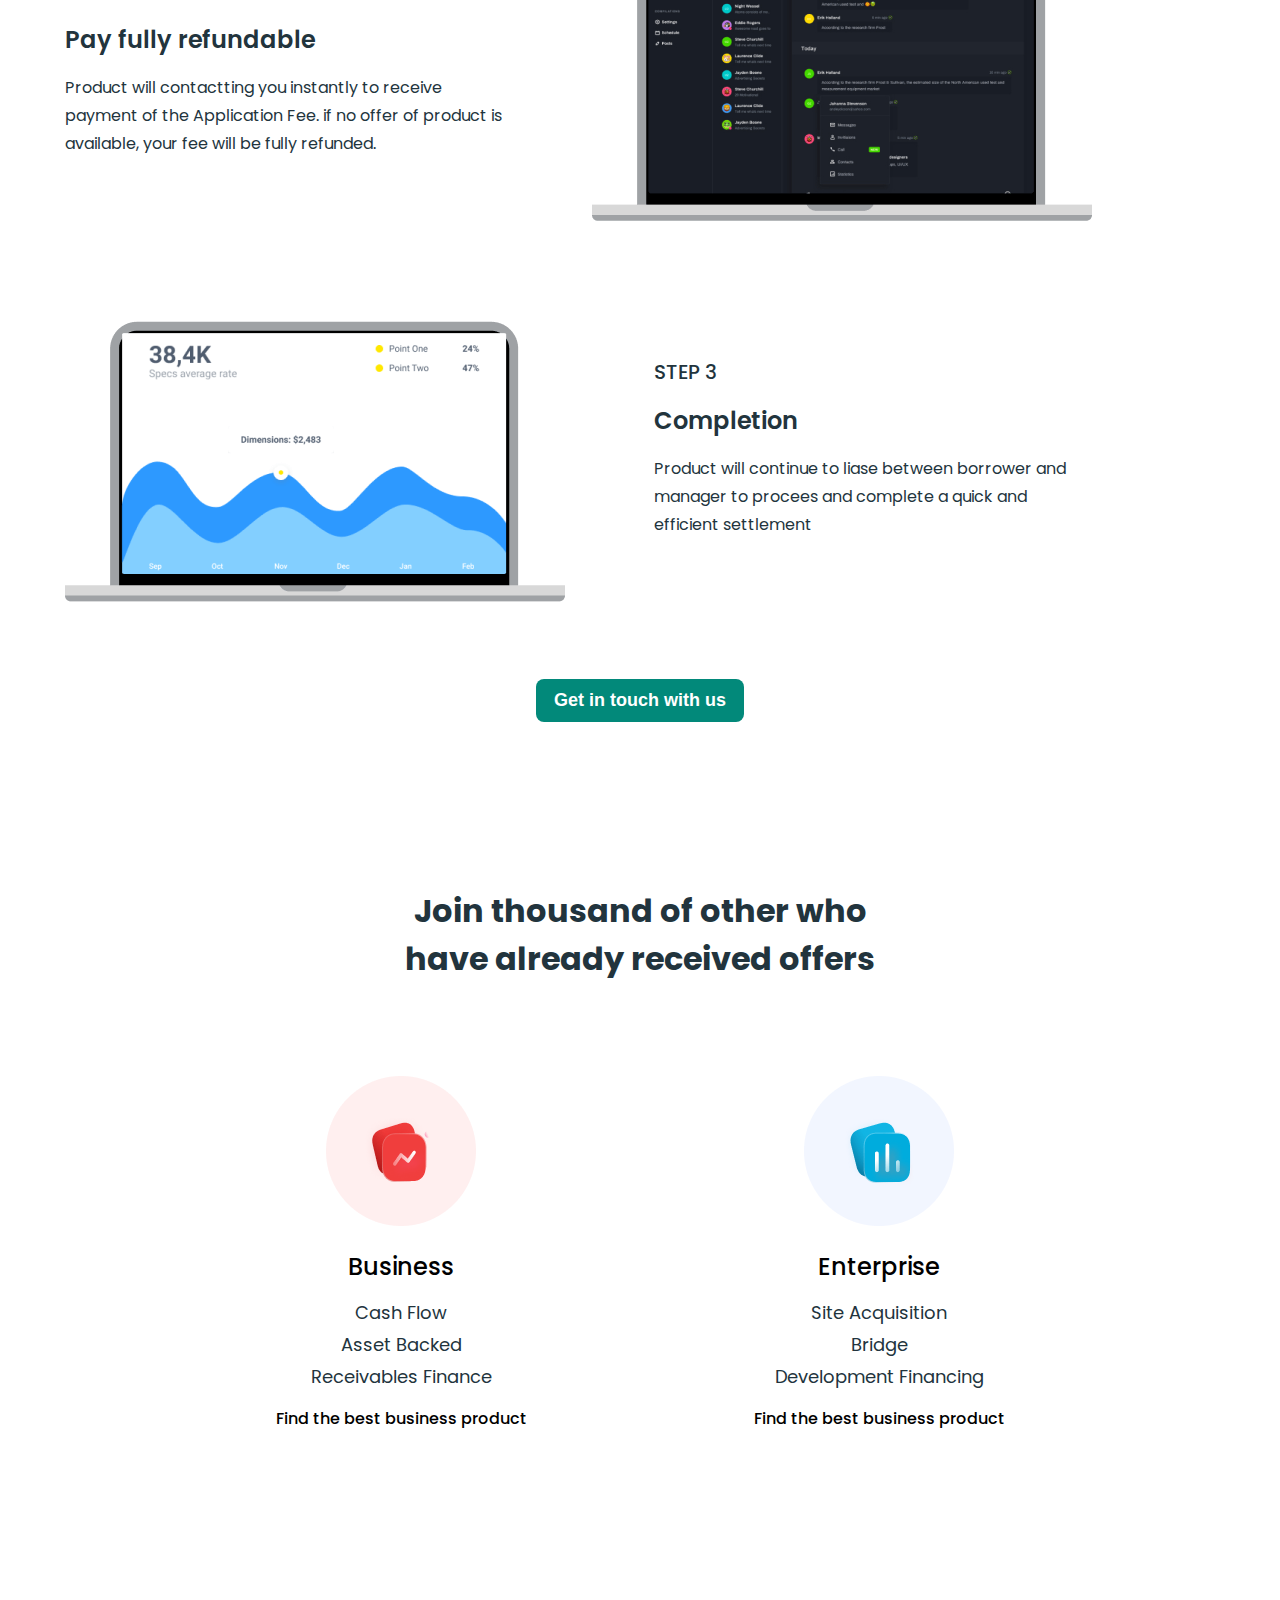
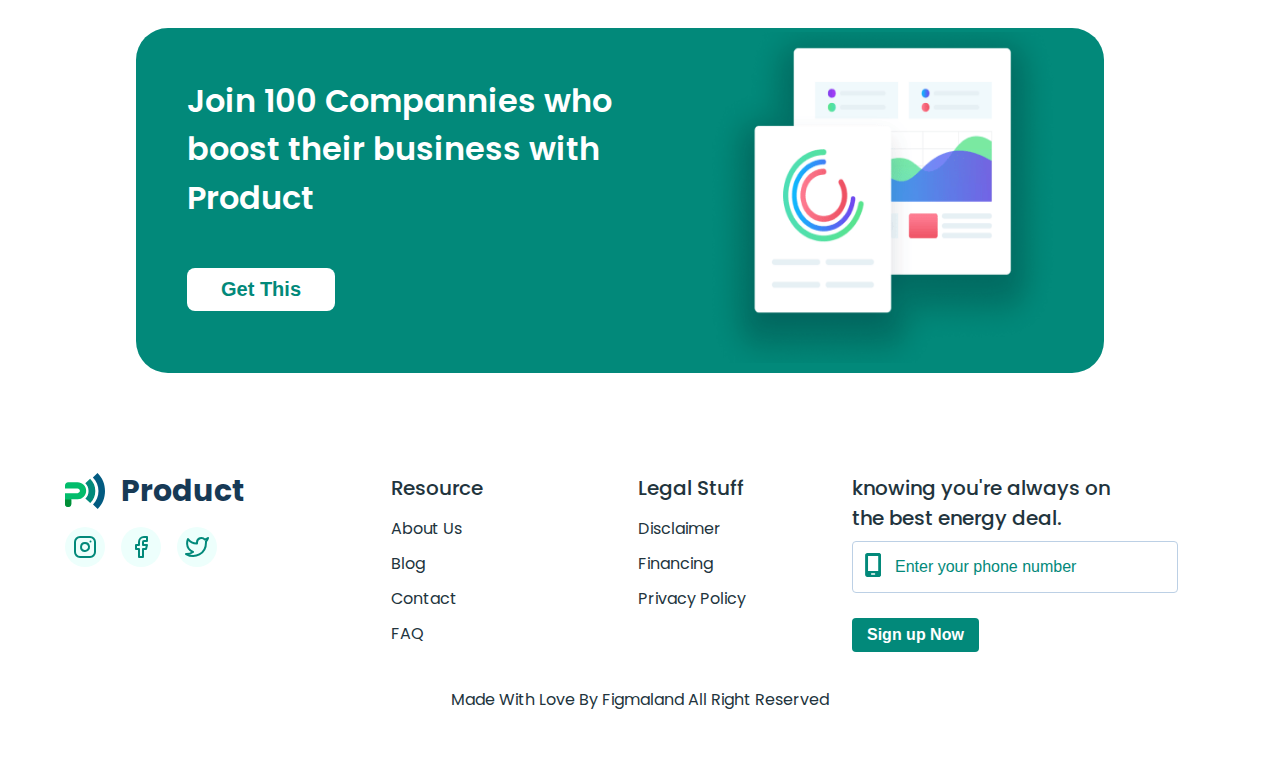
<file: prising.html>
<!DOCTYPE html>
<html lang="en">

<head>
    <meta charset="UTF-8">
    <meta name="viewport" content="width=device-width, initial-scale=1.0">
    <title>Document</title>
    <link rel="preconnect" href="https://fonts.googleapis.com">
    <link rel="preconnect" href="https://fonts.gstatic.com" crossorigin>
    <link
        href="https://fonts.googleapis.com/css2?family=Inter:wght@500;700&family=Montserrat:wght@400;500;600;700&family=Poppins:wght@400;500;600;700;800&display=swap"
        rel="stylesheet">
    <link rel="stylesheet" href="https://cdnjs.cloudflare.com/ajax/libs/modern-normalize/3.0.1/modern-normalize.min.css"
        integrity="sha512-q6WgHqiHlKyOqslT/lgBgodhd03Wp4BEqKeW6nNtlOY4quzyG3VoQKFrieaCeSnuVseNKRGpGeDU3qPmabCANg=="
        crossorigin="anonymous" referrerpolicy="no-referrer" />
    <link rel="stylesheet" href="./css/styles.css" />

</head>

<body>
    <header class="page-header">
        <div class="container header-container">
            <nav class="header-nav">
                <a class="logo header-logo" href="./index.html">
                    <img src="./images/logo.svg" alt="logo" width="40" />Product</a>
                <ul class="header-nav-list">
                    <li class="header-nav-item"><a class="header-nav-link" href="./index.html">Product</a></li>
                    <li class="header-nav-item"><a class="header-nav-link current" href="./prising.html">Customers</a>
                    </li>
                    <li class="header-nav-item"><a class="header-nav-link" href="./customers.html">Prising</a></li>
                    <li class="header-nav-item"><a class="header-nav-link" href="">Resources</a></li>
                </ul>
            </nav>
            <ul class="header-auth-list">
                <li class="header-auth-item"><button type="button" class="secondary-btn header-auth-btn">Sign
                        In</button></li>
                <li class="header-auth-item"><button type="button" class="main-btn header-auth-btn">Sign Up</button>
                </li>
            </ul>
        </div>
    </header>

    <main>
        <section class="section ourclients">
            <div class="container ourclients-container">
                <h1 class="ourclients-title">Our Clients</h1>
                <ul class="ourclients-list">
                    <li class="ourclients-item"><a class="ourclients-link">
                            <svg class="ourclients-icon" width="159" height="50">
                                <use href="./images/icon-sprite.svg#iconAirbnb-Logo"></use>
                            </svg>
                        </a></li>
                    <li class="ourclients-item"><a class="ourclients-link">
                            <svg class="ourclients-icon" width="146" height="50">
                                <use href="./images/icon-sprite.svg#iconGoogle-Logo"></use>
                            </svg>
                        </a></li>
                    <li class="ourclients-item"><a class="ourclients-link">
                            <svg class="ourclients-icon" width="213" height="44">
                                <use href="./images/icon-sprite.svg#iconMicrosoft-Logo"></use>
                            </svg>
                        </a></li>
                    <li class="ourclients-item"><a class="ourclients-link">
                            <svg class="ourclients-icon" width="140" height="42">
                                <use href="./images/icon-sprite.svg#iconFedEx-Logo"></use>
                            </svg>
                        </a></li>
                </ul>
            </div>
        </section>
        <section class="section close-product">
            <div class="container close-product-container">
                <h2 class="close-product-title">Why Choose Product?</h2>
                <ul class="close-product-list">
                    <li class="close-product-item">
                        <div class="close-product-box close-product-icon">
                            <svg class="close-product-icon" width="12" height="18">
                                <use href="./images/icon-sprite.svg#icon-cursor"></use>
                            </svg>
                        </div>
                        <h3 class="close-product-subtitle">Special Business</h3>
                        <p class="close-product-text">
                            Product helps you see how many
                            more days you need to work
                            to reach your financial goal for the month and year.
                        </p>
                    </li>
                    <li class="close-product-item">
                        <div class="close-product-box close-product-icon blue">
                            <svg class="close-product-icon" width="18" height="18">
                                <use href="./images/icon-sprite.svg#icon-snake"></use>
                            </svg>
                        </div>
                        <h3 class="close-product-subtitle">Instant Result</h3>
                        <p class="close-product-text">
                            Product helps you see how many
                            more days you need to work
                            to reach your financial goal for the month and year.
                        </p>
                    </li>
                    <li class="close-product-item">
                        <div class="close-product-box close-product-icon tomato">
                            <svg class="close-product-icon" width="16" height="18">
                                <use href="./images/icon-sprite.svg#icon-heart"></use>
                            </svg>
                        </div>
                        <h3 class="close-product-subtitle">Fastest way to organize</h3>
                        <p class="close-product-text">
                            Product helps you see how many
                            more days you need to work
                            to reach your financial goal for the month and year.
                        </p>
                    </li>
                </ul>
            </div>
        </section>
        <section class="section product-work">
            <div class="container product-work">
                <h2 class="product-work-title">How Product Work?</h2>
                <ol class="product-work-list">
                    <li class="product-work-item">
                        <img class="product-work-img" src="./images/mac1.png" alt="laptop" width="500">
                        <div class="product-work-box">
                            <span class="product-work-span">STEP 1</span>
                            <h3 class="product-work-subtitle">Apply for a product</h3>
                            <p class="product-work-text">
                                Completing our easy step-by-step application form gives you access to multiple business
                                with
                                multiple products. We
                                analyse your business through our proprietary credit analysis technology
                            </p>
                        </div>
                    </li>
                    <li class="product-work-item">
                        <div class="product-work-box">
                            <span class="product-work-span">STEP 2</span>
                            <h3 class="product-work-subtitle">Pay fully refundable</h3>
                            <p class="product-work-text">
                                Product will contactting you instantly to receive payment of the Application Fee. if no
                                offer of
                                product is available,
                                your fee will be fully refunded.
                            </p>
                        </div>
                        <img class="product-work-img" src="./images/mac2.png" alt="laptop" width="500">
                    </li>
                    <li class="product-work-item">
                        <img class="product-work-img" src="./images/mac3.png" alt="laptop" width="500">
                        <div class="product-work-box">
                            <span class="product-work-span">STEP 3</span>
                            <h3 class="product-work-subtitle">Completion</h3>
                            <p class="product-work-text">
                                Product will continue to liase between borrower and manager to procees and complete a
                                quick
                                and
                                efficient settlement
                            </p>
                        </div>
                    </li>
                </ol>
                <button class="product-work-btn">Get in touch with us</button>
            </div>
        </section>
        <section class="section offers">
            <div class="container offers-container">
                <h2 class="offers-title">Join thousand of other who have
                    already received offers</h2>
                <ul class="offers-list">
                    <li class="offers-item">
                        <img class="offers-img" src="./images/Image-Placeholder.png" alt="graphics" width="150" />
                        <h3 class="offers-subtitle">Business</h3>
                        <ul class="offers-list-list">
                            <li class="offers-item-item">Cash Flow</li>
                            <li class="offers-item-item">Asset Backed</li>
                            <li class="offers-item-item">Receivables Finance</li>
                            <p class="offers-text">Find the best business product</p>
                        </ul>
                    </li>
                    <li class="offers-item">
                        <img class="offers-img" src="./images/Image-Placeholder2.png" alt="graphics" width="150" />
                        <h3 class="offers-subtitle">Enterprise</h3>
                        <ul class="offers-list-list">
                            <li class="offers-item-item">Site Acquisition</li>
                            <li class="offers-item-item">Bridge</li>
                            <li class="offers-item-item">Development Financing</li>
                            <p class="offers-text">Find the best business product</p>
                        </ul>
                    </li>
                </ul>
            </div>
        </section>
        <section class="section promo">
            <div class="container promo-container">
                <div class="promo-box">
                    <div class="">
                        <h2 class="promo-title">Join 100 Compannies who boost their business with Product</h2>
                        <button type="button" class="promo-btn">Get This</button>
                    </div>
                    <img class="promo-img" src="./images/screen.png" alt="page" width="350" />
                </div>
            </div>
        </section>
    </main>

    <footer class="footer">
        <div class="container footer-container">
            <div class="footer-wrapper">
                <div class="footer-media-box">
                    <a class="logo footer-logo" href="./index.html"><img src="./images/logo.svg" alt="logo"
                            width="40" />Product</a>
                    <ul class="footer-list-media">
                        <li class="footer-item-media">
                            <a class="footer-link-media" href="">
                                <svg class="footer-icon-media" width="24" height="24">
                                    <use href="./images/icon-sprite.svg#icon-instagram"></use>
                                </svg>
                            </a>
                        </li>
                        <li class="footer-item-media">
                            <a class="footer-link-media" href="">
                                <svg class="footer-icon-media" width="13" height="22">
                                    <use href="./images/icon-sprite.svg#icon-facebook"></use>
                                </svg>
                            </a>
                        </li>
                        <li class="footer-item-media">
                            <a class="footer-link-media" href="">
                                <svg class="footer-icon-media" width="24" height="24">
                                    <use href="./images/icon-sprite.svg#icon-twitter"></use>
                                </svg>
                            </a>
                        </li>
                    </ul>
                </div>
                <div class="footer-resouse-box">
                    <p class="footer-title-text">Resource</p>
                    <ul>
                        <li><a class="footer-item-link" href="">About Us</a></li>
                        <li><a class="footer-item-link" href="">Blog</a></li>
                        <li><a class="footer-item-link" href="">Contact</a></li>
                        <li><a class="footer-item-link" href="">FAQ</a></li>
                    </ul>
                </div>
                <div class="footer-legal-box">
                    <p class="footer-title-text">Legal Stuff</p>
                    <ul>
                        <li><a class="footer-item-link" href="">Disclaimer</a></li>
                        <li><a class="footer-item-link" href="">Financing</a></li>
                        <li><a class="footer-item-link" href="">Privacy Policy</a></li>
                    </ul>
                </div>
                <div class="footer-sing-box">
                    <p class="footer-title-text sing-title">
                        knowing you're always on the best energy deal.
                    </p>
                    <form class="form-sing" name="form-sing" autocomplete="on" novalidate>
                        <label class="label-sing" for="user-tel"></label>
                        <div class="sing-box input-icon">
                            <input class="input-sing" type="tel" id="user-tel" name="user-tel"
                                placeholder="Enter your phone number">
                            <svg class="icon-sing" width="16" height="24">
                                <use href="./images/icon-sprite.svg#icon-tel"></use>
                            </svg>
                        </div>
                    </form>
                    <button type="button" class="footer-sing-btm">Sign up Now</button>
                </div>
            </div>
            <p class="footer-down-text">
                Made With Love By Figmaland All Right Reserved
            </p>
        </div>
    </footer>
</body>
</file>
<file: css/styles.css>
/* #region Reset */
body {
    font-family: "Poppins", sans-serif;
    font-size: 16px;
    color: #22343d;
    background-color: #ffffff;
    line-height: 1.5;
}

h1,
h2,
h3,
h4,
h5,
h6,
p {
    padding: 0;
    margin: 0;
}

ul,
ol {
    list-style: none;
    padding: 0;
    margin: 0;
}

a {
    text-decoration: none;
    color: currentColor;
}

img {
    display: block;
}

button {
    padding: 0;
    cursor: pointer;
    border: none;
}

/* #endregion */

/* #region Common */


.section {
    padding: 50px 0;
}

.container {
    max-width: 1150px;
    padding: 0 20px;
    margin: 0 auto;
}



.logo {
    display: flex;
    align-items: center;
    gap: 16px;

    font-weight: 700;
    font-size: 30px;
    line-height: 0.93;
    color: #173a56;
}

.main-btn,
.secondary-btn {
    min-width: 100px;
    padding: 14px 41px;
    border-radius: 4px;

    font-weight: 700;
    font-size: 16px;
    color: #ffffff;
    background-color: #02897a;
}

.secondary-btn {
    color: #02897a;
    background-color: #ffffff;
}

.main-btn:hover,
.main-btn:focus {
    background-color: #016b5e;
}

/* #endregion */

/* #region Utilis */
.visually-hidden {
    position: absolute;
    white-space: nowrap;
    width: 1px;
    height: 1px;
    overflow: hidden;
    border: 0;
    padding: 0;
    clip: rect(0 0 0 0);
    clip-path: inset(100%);
    margin: -1px;
}

/* #endregion */

/* #region Header */
.header-container,
.header-nav,
.header-nav-list,
.header-auth-list {
    display: flex;
    align-items: center;
}

.header-nav {
    flex-grow: 1;
    justify-content: space-between;
}

.header-logo {
    padding: 22px 0;
}

.header-nav-list {
    gap: 30px;
}

.header-nav-link {
    line-height: 1.75;
}

.header-nav-link.current {
    font-weight: 600;
}

.header-nav-link:hover,
.header-nav-link:focus {
    color: #02897a;
}

.header-auth-list {
    margin-left: 76px;
    gap: 21px;
}

.header-auth-btn {
    padding: 9px 25px;
}

.secondary-btn.header-auth-btn {
    border: 1px solid#bcd0e5;
    color: #173a56;
}

.secondary-btn.header-auth-btn:hover,
.secondary-btn.header-auth-btn:focus {
    background-color: #cccccc;
}

/* #endregion */

/* #region Hero */

.hero-container {
    display: flex;
}

.hero-box-content {}

.hero-title {
    margin-top: 120px;
    width: 452px;
    font-weight: 700;
    font-size: 40px;
    margin-bottom: 18px;
}

.hero-text {
    width: 465px;
    font-size: 18px;
    line-height: 1.55;
    margin-bottom: 45px;
}

.hero-list {
    display: flex;
    gap: 30px;
    align-items: center;
}

.hero-item {}

.hero-btn.started {
    font-weight: 700;
    color: #fff;

    background-color: #02897a;
    min-width: 178px;
    padding: 15px 0;
    border-radius: 4px;
}

.hero-btn.started:hover,
.hero-btn.started:focus {
    background-color: #016b5e;
}

.hero-btn.video {
    font-weight: 600;
    text-decoration: underline;
    text-decoration-skip-ink: none;
    color: #02897a;
    background-color: #ffffff;
}

.hero-btn.video:hover,
.hero-btn.video:focus {
    color: #016b5e;
}

.hero-img {
    display: flex;
}

/* #endregion */

/* #region Product */

.product-title {
    width: 539px;
    font-weight: 700;
    font-size: 32px;
    text-align: center;

    margin-left: 289px;
    margin-bottom: 50px;
}

.product-list {
    display: flex;
    gap: 30px;
}

.product-item {
    width: calc((100% - 90px) / 4);
}

.product-subtitle {
    font-weight: 600;
    font-size: 22px;

    margin-bottom: 13px;
}

.product-text {
    line-height: 1.62;

    margin-bottom: 50px;
}

.product-btn {
    font-weight: 700;

    min-width: 175px;
    padding: 15px 0;
    color: #ffffff;
    background-color: #02897a;
    border-radius: 4px;

    margin-left: 468px;
}

.product-btn:hover,
.product-btn:focus {
    background-color: #016b5e;
}

/* #endregion */

/* #region Management */

.management-container {
    display: flex;
}

.management-box {
    margin-top: 41px;
    margin-bottom: 41px;
}

.management-text-title {
    font-weight: 600;
    color: #22343d;
}

.management-title {
    font-weight: 700;
    font-size: 32px;

    margin-top: 8px;
    margin-bottom: 25px;
}

.management-text {
    width: 486px;
    font-weight: 400;
    line-height: 1.62;

    margin-bottom: 30px;
}

.management-list {
    display: flex;
    flex-direction: column;
    gap: 25px;
}

.management-item {}

.management-subtitle {
    font-weight: 600;
    font-size: 16px;
    line-height: 1.62;

    margin-bottom: 12px;
}

.management-item-text {
    width: 486px;
    line-height: 1.62;
}

.management-img {
    width: 100%;
    width: 540px;
    height: 500px;
}

/* #endregion */

/* #region Support */
.support-container {
    display: flex;
}

.support-box {
    margin-top: 41px;
    margin-left: 84px;
    margin-bottom: 41px;
}

.support-text-title {
    font-weight: 600;
    color: #22343d;

    padding-bottom: 8px;
}

.support-title {
    font-size: 32px;
    color: #22343d;

    padding-bottom: 25px;
}

.support-text {
    line-height: 1.63;
    color: #22343d;

    padding-bottom: 30px;
}

.support-list {}

.support-item {
    line-height: 1.63;
    color: #22343d;
    padding-bottom: 25px;
}

.support-item-text {}

/* #endregion */

/* #region Collaborative */
.collaborative-container {
    display: flex;
}

.collaborative-box {
    margin-top: 41px;
    margin-right: 84px;
    margin-bottom: 41px;
}

.collaborative-text-title {
    font-weight: 600;
    color: #22343d;

    margin-bottom: 8px;
}

.collaborative-title {
    font-size: 32px;
    color: #22343d;

    margin-bottom: 25px;
}

.collaborative-text {
    line-height: 1.63;
    color: #22343d;

    margin-bottom: 30px;
}

.collaborative-list {
    display: flex;
    flex-direction: column;

    gap: 25px;
}

.collaborative-item {}

.collaborative-subtitle {
    font-weight: 600;
    font-size: 16px;
    line-height: 1.63;
    color: #22343d;

    margin-bottom: 12px;
}

.collaborative-item-text {
    line-height: 1.63;
    color: #22343d;
}

.collaborative-img {}

/* #endregion */

/* #region Staff */
.staff-box {
    margin-right: 97px;
    margin-left: 97px;
}

.staff-title {
    font-size: 32px;
    text-align: center;
    color: #22343d;

    margin-bottom: 25px;
}

.staff-text {
    font-weight: 500;
    line-height: 1.63;
    text-align: center;
    color: #22343d;

    width: 542px;
    margin: 0 auto;
    margin-bottom: 40px;
}

.staff-list {
    display: flex;
    flex-wrap: wrap;
    justify-content: center;
    gap: 10px 100px;
    margin-bottom: 50px;

}

.staff-item {
    display: flex;
    align-items: center;
    justify-content: center;

    gap: 10px;

    width: 408px;
    min-height: 98px;

}

.staff-item-img {}

.staff-item-text {
    background-color: #fff;
    box-shadow: 2px 2px 10px 0 rgba(23, 58, 86, 0.15);
    border-radius: 30px;

    padding: 13px 20px;

    font-weight: 500;
    text-align: center;
    color: #2f281e;
}

.staff-button {
    display: block;
    background-color: #02897a;
    min-width: 216px;

    font-weight: 700;
    color: #fff;

    border-radius: 4px;
    padding: 15px 30px;
    margin: 0 auto;
}

.staff-button:hover,
.staff-button:focus {
    background-color: #016b5e;
}

/* #endregion */

/* #region Contents */

.contents-title {
    font-size: 34px;
    margin-bottom: 10px;
}

.contents-subtitle {
    max-width: 465px;
    margin-bottom: 40px;

    font-weight: 500;
    line-height: 1.62;
}

.contents-list {
    display: flex;
    gap: 30px;
}

.contents-item {
    border-radius: 8px;
    border: 1px solid #dedede;
    width: calc((100% - 60px) / 3);
}

.contents-item:hover .contents-card-text,
.contents-item:focus .contents-card-text {
    color: #02897a;
}

.contents-link {}

.content-img {
    max-width: 100%;
    border-radius: 8px 8px 0px 0px;
}

.contents-content {
    padding: 24px 24px 40px;
}

.contents-card-title {
    margin-bottom: 12px;
}

.contents-card-text {
    padding-left: 3px;
}

.wahid-ari {
    font-weight: 700;
}

/* #endregion */

/* #region Prising */
.prising-container {}

.prising-wrapper {
    display: flex;
    justify-content: center;
    align-items: center;

    gap: 72px;
}

.prising-title {
    display: flex;
    justify-content: center;
    font-size: 34px;
    color: #22343d;

    margin-bottom: 10px;

}

.prising-text {
    display: flex;
    justify-content: center;
    font-weight: 500;
    line-height: 2.5;
    color: #22343d;

    min-width: 213px;
    height: 24px;

    margin-bottom: 40px;
}

.price-box {
    width: 320px;
    min-height: 456px;

    background-color: #ffffff;
    border-radius: 8px;
    box-shadow: 0 2px 8px 0 rgba(0, 0, 0, 0.25);

}

.price-subtitle {
    font-weight: 700;
    font-size: 24px;
    line-height: 1.67;
    color: #22343d;

    margin-top: 32px;
    margin-bottom: 8px;

    display: flex;
    justify-content: center;
}

.price-text {
    font-family: "Montserrat", sans-serif;
    line-height: 2.5;
    color: #22343d;

    display: flex;
    justify-content: center;
}

.price-plane {
    width: 157px;
    min-height: 100px;

    margin: 16px 84px;

    display: flex;
}

.price-numder {
    font-family: "Montserrat", sans-serif;
    font-weight: 700;
    font-size: 76px;
    line-height: 1.31;
    letter-spacing: 0em;
    text-align: center;
    color: #02897a;

    height: 100px;
}

.price-currency-period {
    display: flex;
    flex-direction: column;

    padding-top: 24px;
    padding-bottom: 24px;
    margin-left: 7px;
}

.price-currency {
    font-family: "Inter", sans-serif;
    font-weight: 700;
    font-size: 24px;
    line-height: 1.25;
    letter-spacing: 0em;
    color: #02897a;

    width: 16px;
    height: 29px;

    margin-bottom: 4px;
}

.price-period {
    font-family: "Montserrat", sans-serif;
    font-weight: 400;
    font-size: 16px;
    line-height: 1.18;
    letter-spacing: 0.01em;
    color: #afafaf;
    text-align: center;

    width: 98px;
    height: 19px;

    display: flex;
}

.prising-list {
    margin-bottom: 30px;
}

.prising-item {
    font-family: "Montserrat", sans-serif;
    font-weight: 500;
    font-size: 16px;
    line-height: 1.38;
    letter-spacing: 0.01em;
    color: #22343d;


    display: flex;
    justify-content: center;

    padding-top: 16px;
}

.prising-btn {
    font-family: "Montserrat", sans-serif;
    font-weight: 600;
    font-size: 18px;
    color: #fff;

    background-color: #02897a;
    border-radius: 8px;

    padding: 11px 19px;

    display: block;
    margin: 0 auto;
    margin-bottom: 32px;
}

.prising-btn:hover,
.prising-btn:focus {
    background-color: #016b5e;
}

.price-box.green {
    background-color: #02897a;
}

.price-subtitle.standart,
.price-text.standart,
.price-numder.standart,
.price-currency.standart,
.prising-item.standart {
    color: #ffffff;
}

.price-period.standart {
    color: #e0e0e0;
}

.prising-btn.standart {
    background-color: #ffffff;
    color: #02897a;
}

.prising-btn.standart:hover,
.prising-btn.standart:focus {
    background-color: #cccccc;
}

/* #endregion */

/* #region Feedbaack */
.feedbaack-title {
    font-size: 32px;
    line-height: 1.78;
    letter-spacing: 0.01em;
    color: #22343d;
    text-align: center;

    margin-bottom: 10px;
}

.feedbaack-text {
    font-weight: 500;
    line-height: 1.75;
    letter-spacing: 0.01em;
    text-align: center;
    color: #22343d;

    width: 537px;
    min-height: 56px;

    margin: 0 auto;

    margin-bottom: 40px;
}

.feedbaack-wrapper {
    display: flex;

    gap: 64px;

}


.feedbaack-item {
    width: 327px;
    min-height: 240px;
    border: 1px solid #dedede;
    border-radius: 5px;

    padding-top: 26px;
    padding-bottom: 26px;
    padding-left: 26px;
}

.feedbaack-item-text {
    line-height: 1.75;
    letter-spacing: 0.01em;
    color: #737373;

    margin-bottom: 16px;
}

.feedbaack-box {
    display: flex;
    align-items: center;

    min-width: 145px;
    height: 50px;

}

.feedbaack-item-img {
    width: 50px;
    height: 50px;
}

.feedbaack-box-text {
    height: 50px;
    margin-left: 14px;
    padding-top: 1px;
}

.feedbaack-item-subtitle {
    font-weight: 600;
    font-size: 16px;
    line-height: 1.5;
    letter-spacing: 0.01em;
    color: #02897a;
}

.feedbaack-item-text {
    font-weight: 500;
    font-size: 14px;
    line-height: 1.71;
    letter-spacing: 0.01em;
    color: #252b42;
}

/* #endregion */

/* #region Promo */
.promo-box {
    display: flex;
    border-radius: 32px;
    width: 968px;
    height: 345px;
    background: #02897a;

    margin: 0 71px;
}

.promo-title {
    font-weight: 600;
    font-size: 32px;
    line-height: 1.51;
    color: #fff;

    width: 510px;
    min-height: 144px;

    margin-top: 49px;
    margin-left: 51px;
    margin-bottom: 46px;
}

.promo-btn {
    font-weight: 600;
    font-size: 20px;
    color: #02897a;

    border-radius: 8px;
    background-color: #fff;
    padding: 10px 34px;
    margin-left: 51px;
}

.promo-img {
    max-width: 100%;

    width: 351px;
    height: 331px;
    margin-top: 4px;
    margin-bottom: 10px;
    margin-right: 46px;
    margin-left: 10px;
}

/* #endregion */

/* #region Ourclients */
.ourclients-title {
    padding-top: 50px;
    font-size: 40px;
    color: #22343d;

    display: flex;
    justify-content: center;
}

.ourclients-list {
    display: flex;
    justify-content: center;
    gap: 64px;

    padding-top: 50px;
}

.ourclients-item {}

/* #endregion */

/* #region Close-product */
.section.close-product {
    background-color: #f5f5f5;
}

.close-product-title {
    font-size: 34px;
    text-align: center;
    color: #22343d;

    margin-top: 24px;
    margin-bottom: 50px;
}

.close-product-list {
    display: flex;
    justify-content: center;
    gap: 30px;
}

.close-product-item {
    border: 1px solid #dedede;
    border-radius: 10px;
    width: 350px;
    min-height: 305px;

}

.close-product-box.close-product-icon {
    margin: 0 auto;
    margin-top: 32px;
    margin-bottom: 32px;

    width: 50px;
    height: 50px;

    border-radius: 19px;
    background: #02897a;

    display: flex;
    align-items: center;
    justify-content: center;
}

.close-product-box.close-product-icon.blue {
    background-color: #4d8dff;
}

.close-product-box.close-product-icon.tomato {
    background-color: #f03e3d;
}

.close-product-icon {
    fill: #ffffff;
}

.close-product-subtitle {
    font-weight: 700;
    font-size: 24px;
    line-height: 1.38;
    letter-spacing: 0em;
    text-align: center;
    color: #22343d;

    margin: 0 auto;
    margin-bottom: 16px;
}

.close-product-text {
    line-height: 1.6875;
    letter-spacing: 0.01em;
    text-align: center;
    color: #22343d;

    width: 275px;
    min-height: 108px;

    margin: 0 auto;
}

/* #endregion */

/* #region  Product-work*/
.product-work-title {
    font-size: 34px;
    text-align: center;
    color: #22343d;

    margin: 0 auto;
    margin-top: 50px;
    margin-bottom: 73px;
}

.product-work-list {
    display: flex;
    flex-direction: column;
    row-gap: 100px;
}

.product-work-item {
    display: flex;
    align-items: center;
    justify-content: center;

    gap: 89px;

    width: 1027px;
    min-height: 280px;
}

.product-work-img {}

.product-work-box {
    width: 438px;
    height: 210px;
}

.product-work-span {
    font-weight: 500;
    font-size: 20px;
    text-align: center;
    color: #22343d;

}

.product-work-subtitle {
    font-weight: 600;
    font-size: 24px;
    color: #22343d;


    margin-top: 16px;
    margin-bottom: 16px;
}

.product-work-text {
    line-height: 1.75;
    color: #22343d;
}

.product-work-btn {
    display: block;

    font-weight: 600;
    font-size: 18px;
    color: #fff;

    padding: 11px 18px;

    border-radius: 8px;
    background-color: #02897a;

    margin: 0 auto;
    margin-top: 77px;
    margin-bottom: 65px;
}

/* #endregion */

/* #region  Offers*/
.offers-title {
    font-size: 32px;
    text-align: center;
    color: #22343d;

    margin: 0 auto;
    width: 537px;
    min-height: 96px;
    margin-bottom: 93px;
}

.offers-list {
    display: flex;
    justify-content: center;
    align-items: center;
    gap: 227px;
}

.offers-item {
    display: flex;
    align-items: center;
    flex-direction: column;
}

.offers-img {
    margin-bottom: 27px;
}

.offers-subtitle {
    font-weight: 500;
    font-size: 24px;
    line-height: 1.167;
    color: #000;

    margin-bottom: 16px;
}

.offers-list-list {}

.offers-item-item {
    display: flex;
    align-items: center;
    flex-direction: column;

    font-weight: 400;
    font-size: 18px;
    line-height: 1.77778;
    text-align: center;
    color: #22343d;

}

.offers-text {
    font-weight: 500;
    line-height: 1.75;
    color: #000;

    margin-top: 12px;
    margin-bottom: 95px;
}

/* #endregion */

/* #region Presing Customers */
.presing-span.customers {
    font-weight: 600;
    font-size: 24px;
    color: #22343d;

    margin-bottom: 32px;
    display: flex;
    justify-content: center;
}

.prising-title.customers {
    font-size: 40px;
    text-align: center;
    color: #22343d;

    margin-bottom: 16px;
}

.prising-text.customers {
    font-weight: 500;
    text-align: center;
    color: #22343d;

    margin-bottom: 49px;
}

.prising-wrapper.customers {
    margin-bottom: 100px;
}

/* #endregion */

/* #region Enterprise */
.section.enterprise {
    background-color: #f6f6f6;
}

.enterprise-title-text {
    font-weight: 600;
    font-size: 24px;
    color: #22343d;

    display: flex;
    justify-content: center;

    margin-bottom: 16px;
}

.enterprise-title {
    font-size: 34px;
    color: #22343d;

    display: flex;
    justify-content: center;

    margin-bottom: 8px;
}

.enterprise-text {
    font-size: 18px;
    color: #22343d;

    display: flex;
    justify-content: center;

    margin-bottom: 32px;
}

.enterprise-btn {
    display: block;
    margin: 0 auto;

    font-family: "Montserrat", sans-serif;
    font-weight: 600;
    font-size: 18px;
    color: #fff;

    border-radius: 8px;
    background-color: #02897a;

    padding: 11px 18px;
}

/* #endregion */

/* #region Combo */
.section.combo {
    padding-top: 294px;
    padding-bottom: 0;
    background-color: linear-gradient(180deg, #f6f6f6 0%, rgba(246, 246, 246, 0) 100%);
}

.combo-title {
    font-size: 34px;
    color: #22343d;

    margin-bottom: 56px;

    display: flex;
    justify-content: center;
}

.combo-wrapper {
    display: flex;
    gap: 60px;
}

.combo-img {
    margin-top: 24px;
    margin-bottom: 14px;
}

.combo-list {
    display: flex;
    flex-direction: column;
    gap: 32px;
}

.combo-item {
    min-width: 506px;
    height: 122px;
}

.combo-box.icon-subtitle {
    display: flex;
    min-width: 222px;
    height: 50px;
}

.combo-box-icon {
    width: 50px;
    height: 50px;
    padding: 13px 13px;

    border-radius: 50%;
    background-color: #f4f5f7;

    margin-right: 14px;
}

.combo-icon {
    width: 24px;
    height: 24px;

}

.combo-subtitle {
    font-weight: 600;
    font-size: 24px;
    text-align: center;
    color: #22343d;

    padding-top: 7px;
}

.combo-text {
    line-height: 1.75;
    color: #22343d;
}

/* #endregion */

/* #region faq */
.section.faq {
    padding-top: 0;
}

.faq-title {
    font-size: 34px;
    color: #22343d;
    text-align: center;

    margin-bottom: 8px;
}

.faq-text {
    font-size: 18px;
    color: #22343d;
    text-align: center;

    margin-bottom: 50px;
}

/* #endregion */


/* #region Footer */
.footer {
    padding: 50px 0;
}

.footer-wrapper {
    display: flex;
    min-height: 205px;
}

.footer-media-box {
    min-height: 205px;
    margin-right: 146px;
}

.footer-list-media {
    display: flex;
    gap: 16px;

    margin-top: 18px;
}

.footer-item-media {
    width: 40px;
    height: 40px;

    border-radius: 50%;
    background-color: #edfffc;
}

.footer-link-media {
    display: flex;
    align-items: center;
    justify-content: center;

    width: 100%;
    height: 100%;
}

.footer-icon-media {

    width: 24px;
    height: 24px;

    stroke-width: 2px;
    stroke: #02897a;
    fill: transparent;
}

.footer-resouse-box {
    width: 118px;
    min-height: 205px;
    margin-right: 129px;
}

.footer-legal-box {
    width: 131px;
    min-height: 205px;
    margin-right: 83px;
}

.footer-sing-box {}

.footer-title-text {
    font-weight: 500;
    font-size: 20px;
    line-height: 1.5;
    color: #22343d;

    margin-bottom: 8px;
}

.footer-item-link {
    font-weight: 400;
    font-size: 16px;
    line-height: 2.1875;
    color: #22343d;
}

.footer-title-text.sing-title {
    width: 280px;
    min-height: 57px;
}

.label-sing {
    margin-top: 30px;
}

.sing-box.input-icon {
    position: relative;
}

.input-sing {
    width: 100%;

    border: 1px solid #bcd0e5;
    border-radius: 4px;
    height: 48px;
    padding-left: 42px;
}

.input-sing::placeholder {
    font-weight: 400;
    font-size: 16px;
    line-height: 1.75;
    color: #02897a;
}

.icon-sing {
    position: absolute;

    left: 13px;
    top: 12px;

    fill: #02897a;
}



.footer-sing-btm {
    font-weight: 700;
    font-size: 16px;
    text-align: center;
    color: #fff;

    border-radius: 4px;
    background: #02897a;

    padding: 8px 15px;
    margin-top: 25px;
}

.footer-down-text {
    display: flex;
    justify-content: center;

    margin-top: 10px;
}

/* #endregion */
</file>
